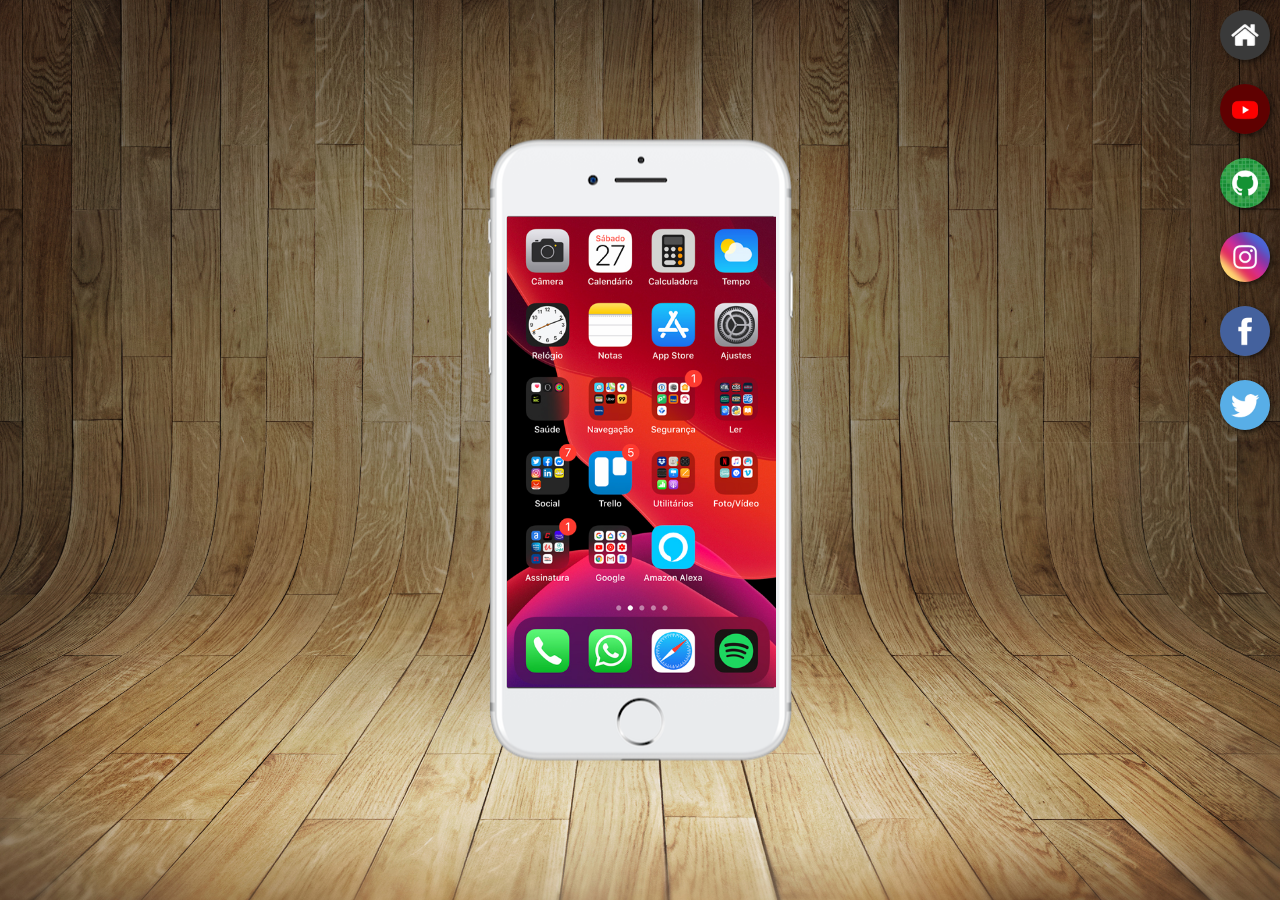
<file: Index.html>
<!DOCTYPE html>
<html lang="pt-br">
<head>
    <meta charset="UTF-8">
    <meta http-equiv="X-UA-Compatible" content="IE=edge">
    <meta name="viewport" content="width=device-width, initial-scale=1.0">
    <link rel="shortcut icon" href="favicon.ico" type="image/x-icon">
    <title>Projeto Redes Social</title>
    <link rel="stylesheet" href="estilos/style.css">
</head>
<body>
    <main>
        <section id="Telefone">
            <iframe name="tela" id="tela" src="home.html" frameborder="0"></iframe>

        </section>
        <section id="redes-sociais">
            <a href="home.html" target="tela"><img src="imagens/logo-home.jpg" alt=""></a><br>

            <a href="youtube.html" target="tela"><img src="imagens/logo-youtube.jpg" alt=""></a><br>

            <a href="github.html" target="tela"><img src="imagens/logo-github.jpg" alt=""></a><br>

            <a href="instagram.html" target="tela" ><img src="imagens/logo-instagram.jpg" alt="" ></a><br>
            
            <a href="facebook.html" target="tela"><img src="imagens/logo-facebook.jpg" alt=""></a><br>

            <a href="twitter.html" target="tela"><img src="imagens/logo-twitter.jpg" alt=""></a><br>

        </section>
    </main>
    
    
</body>
</html>
</file>
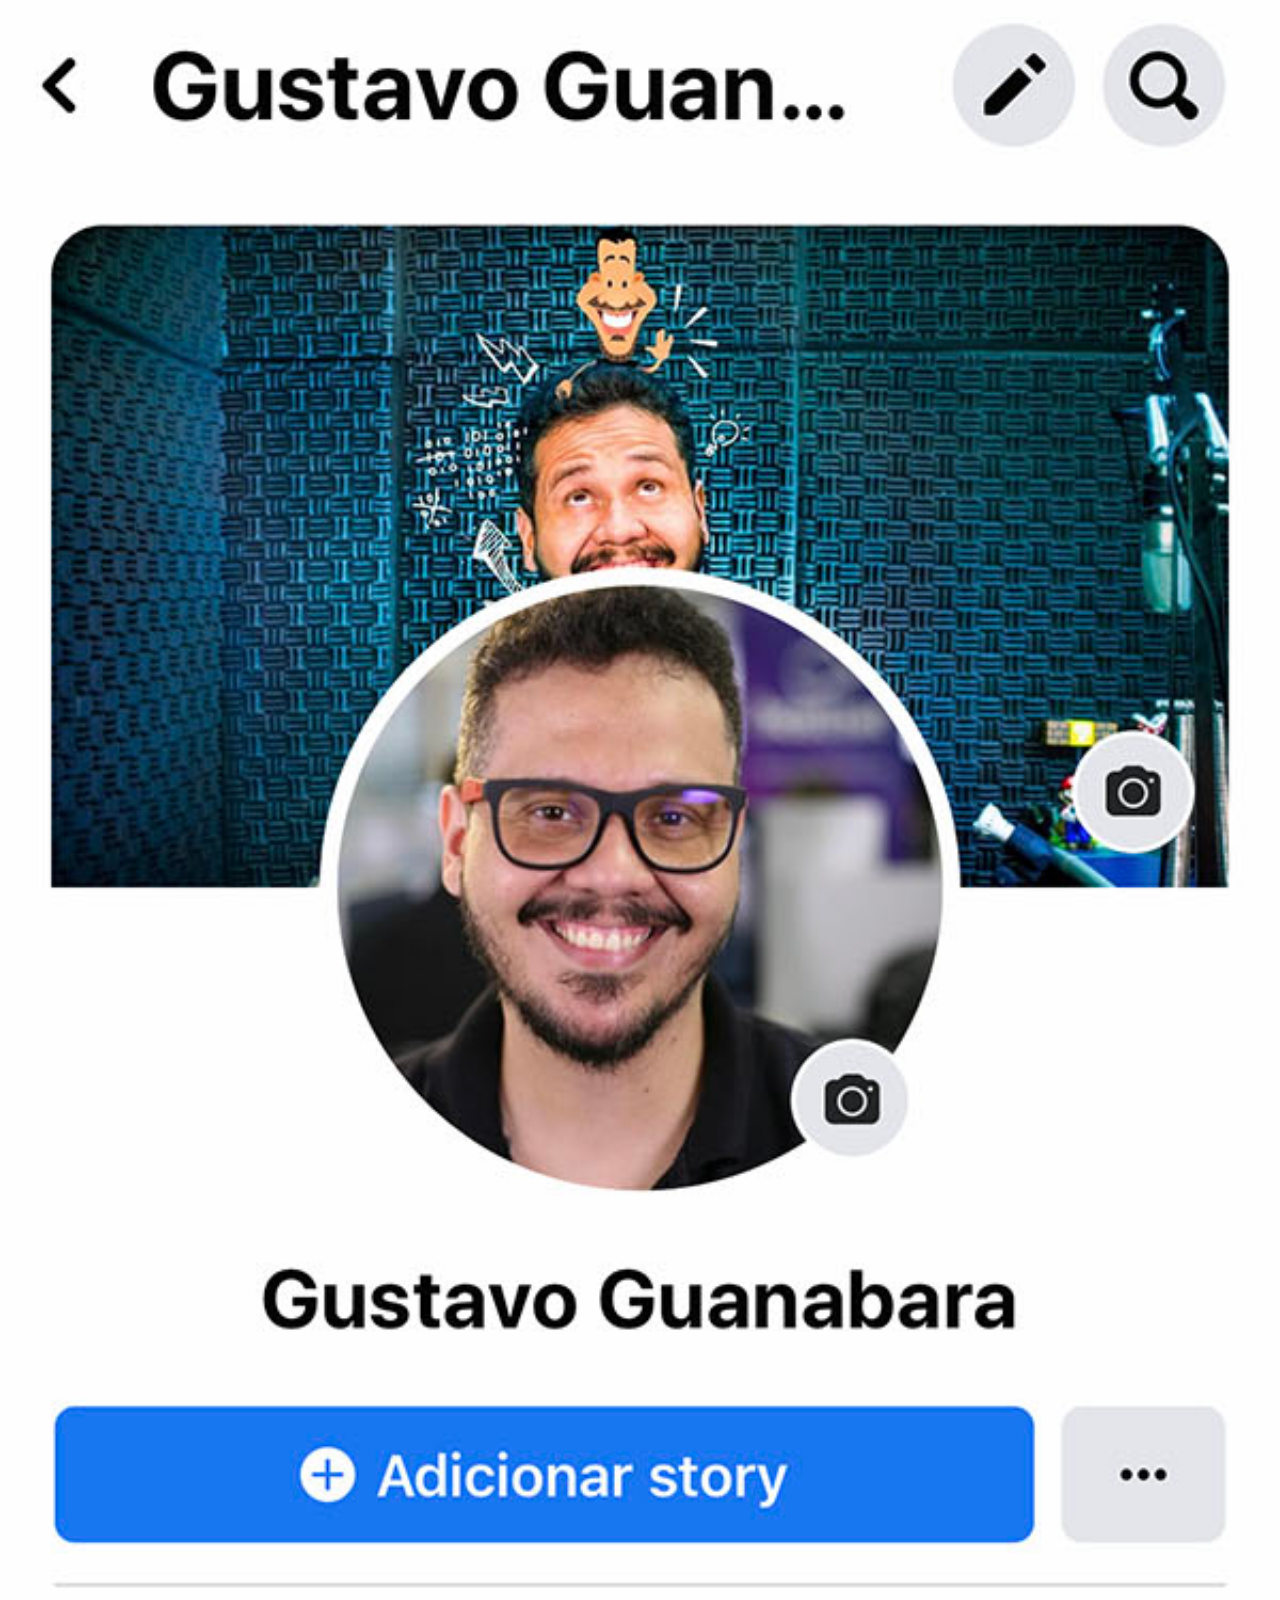
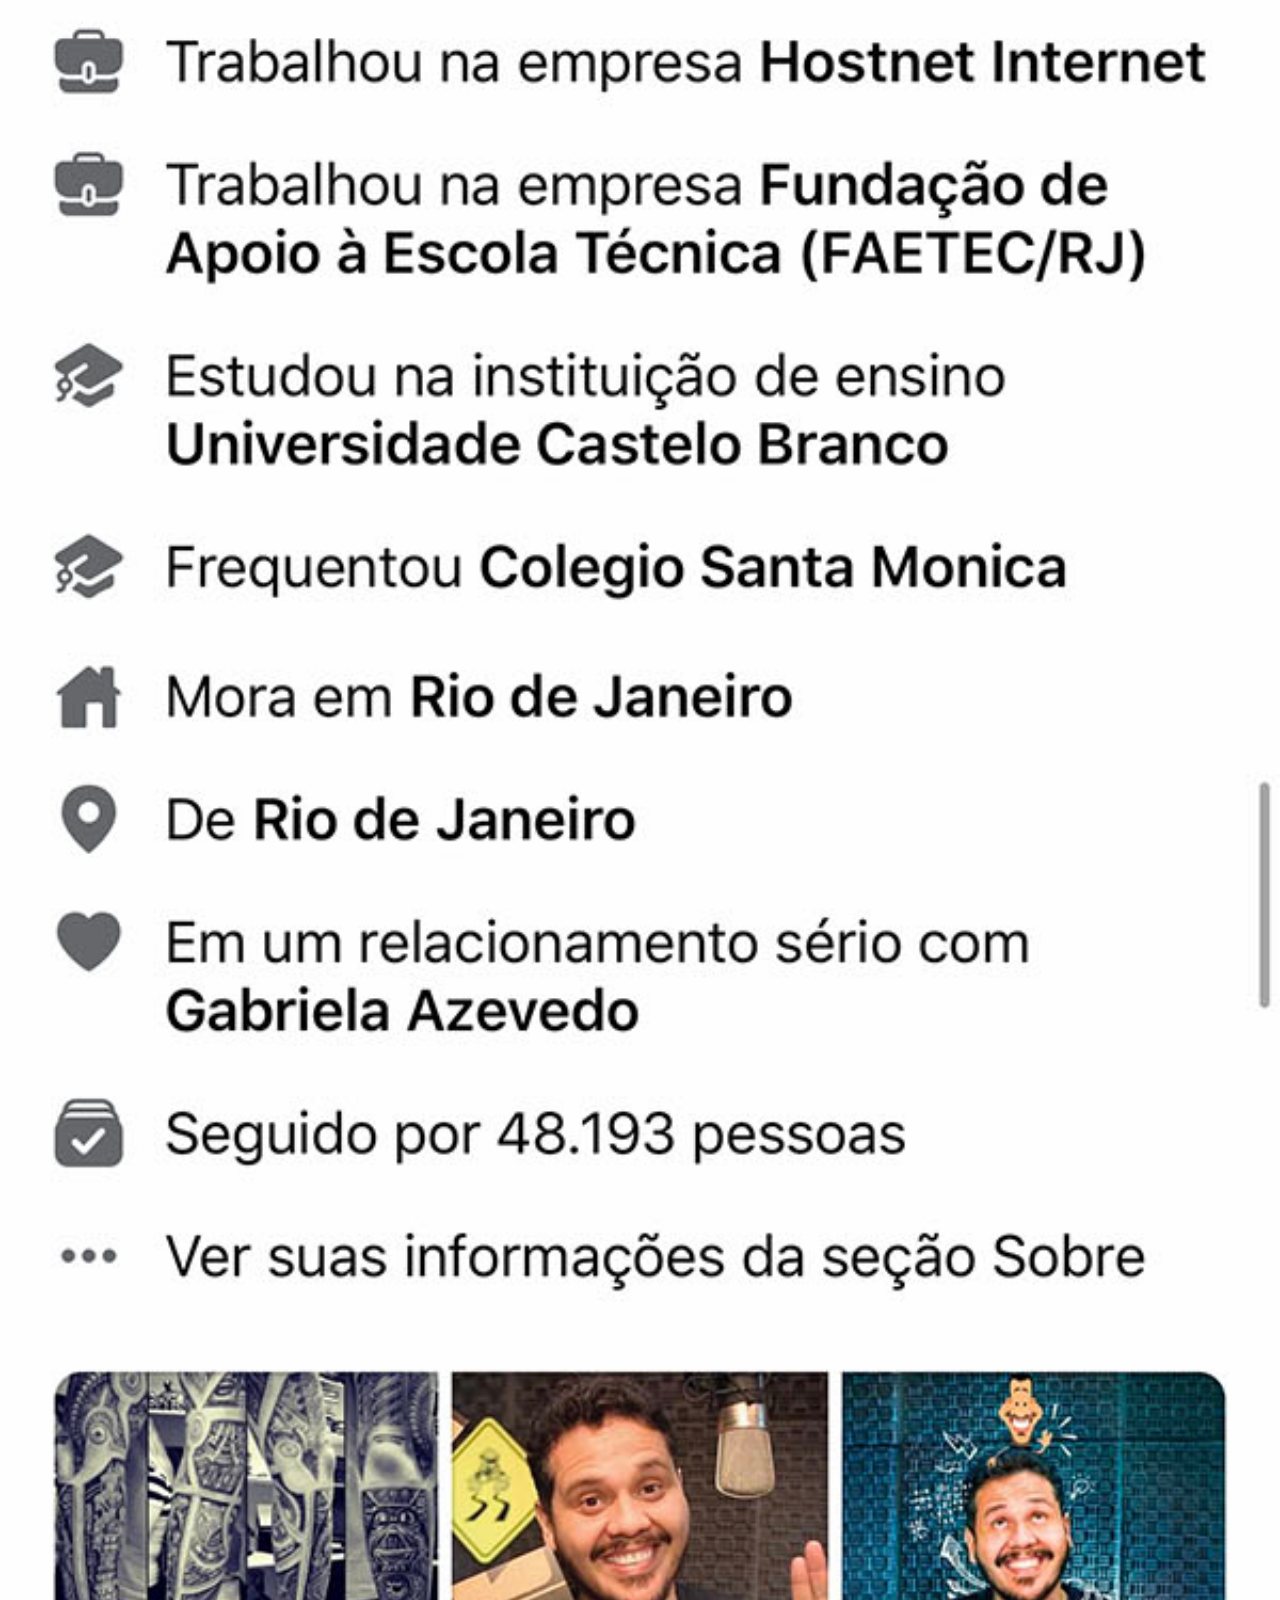
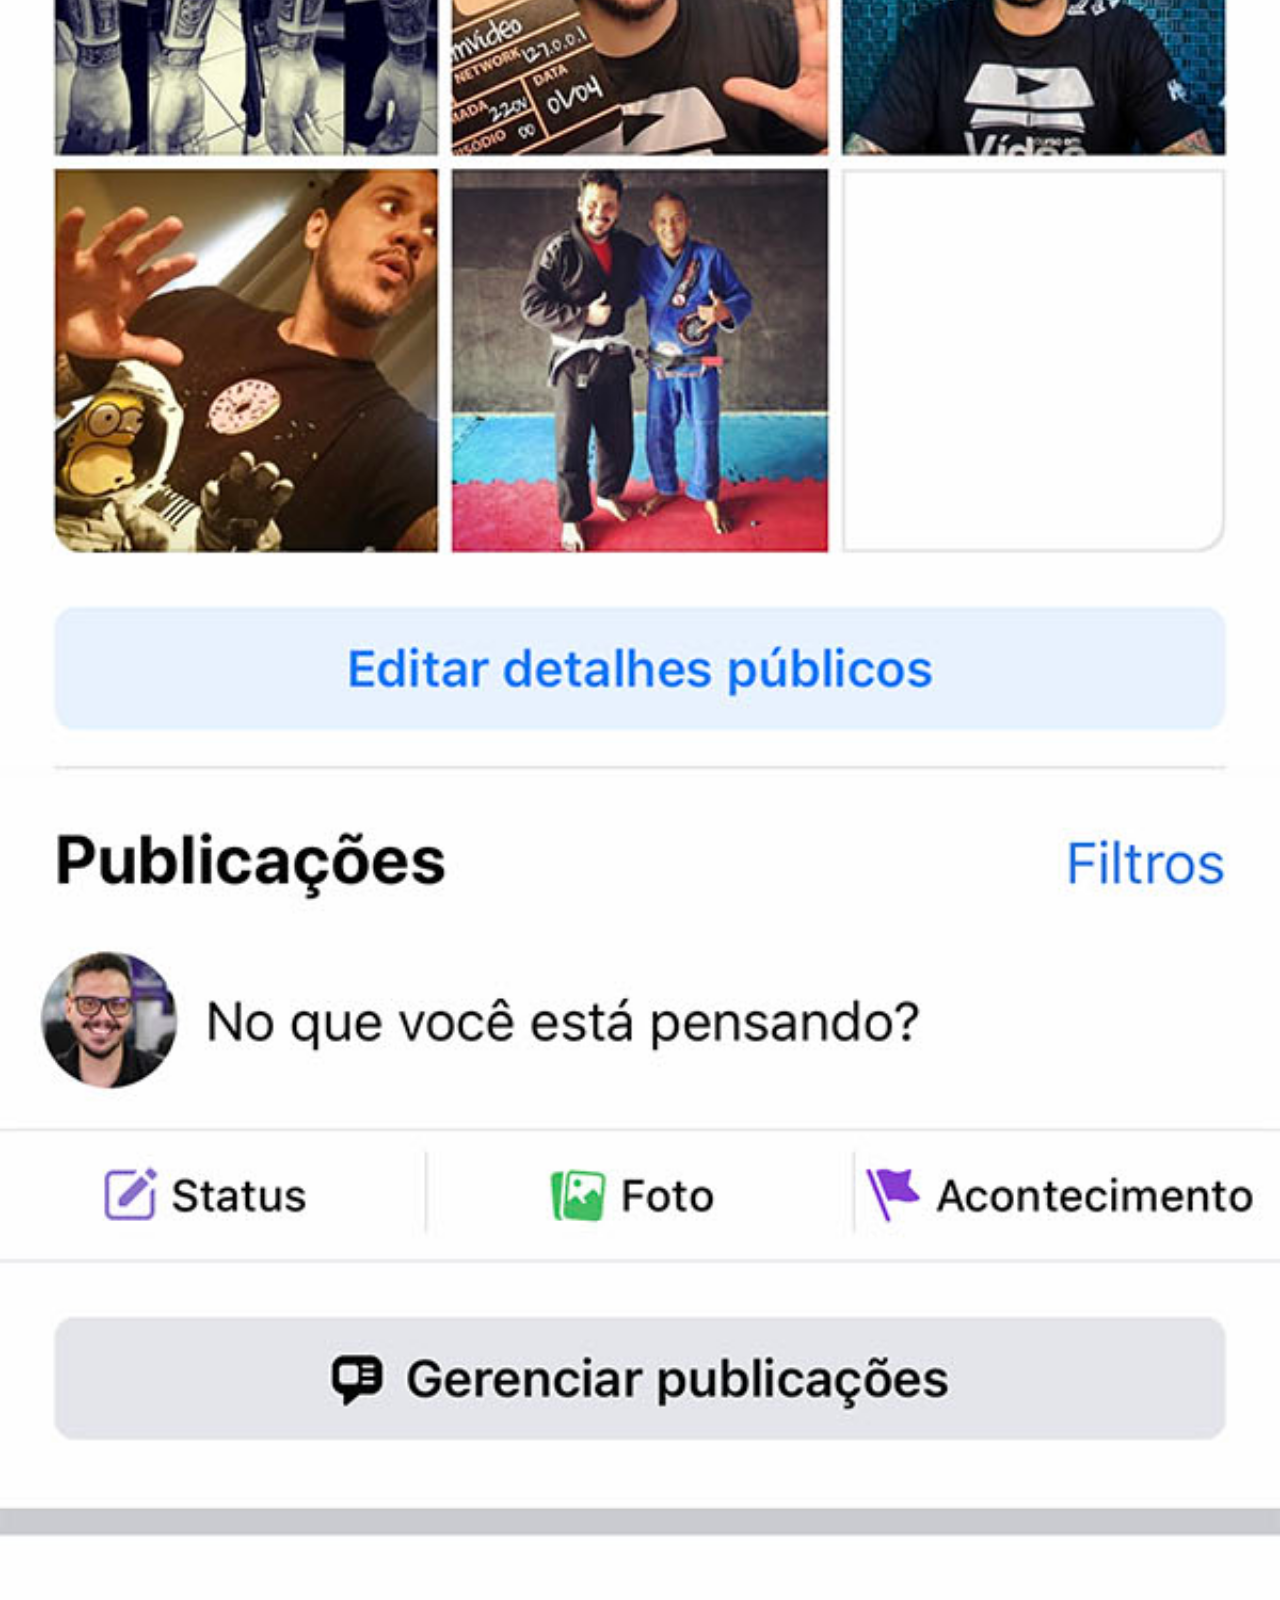
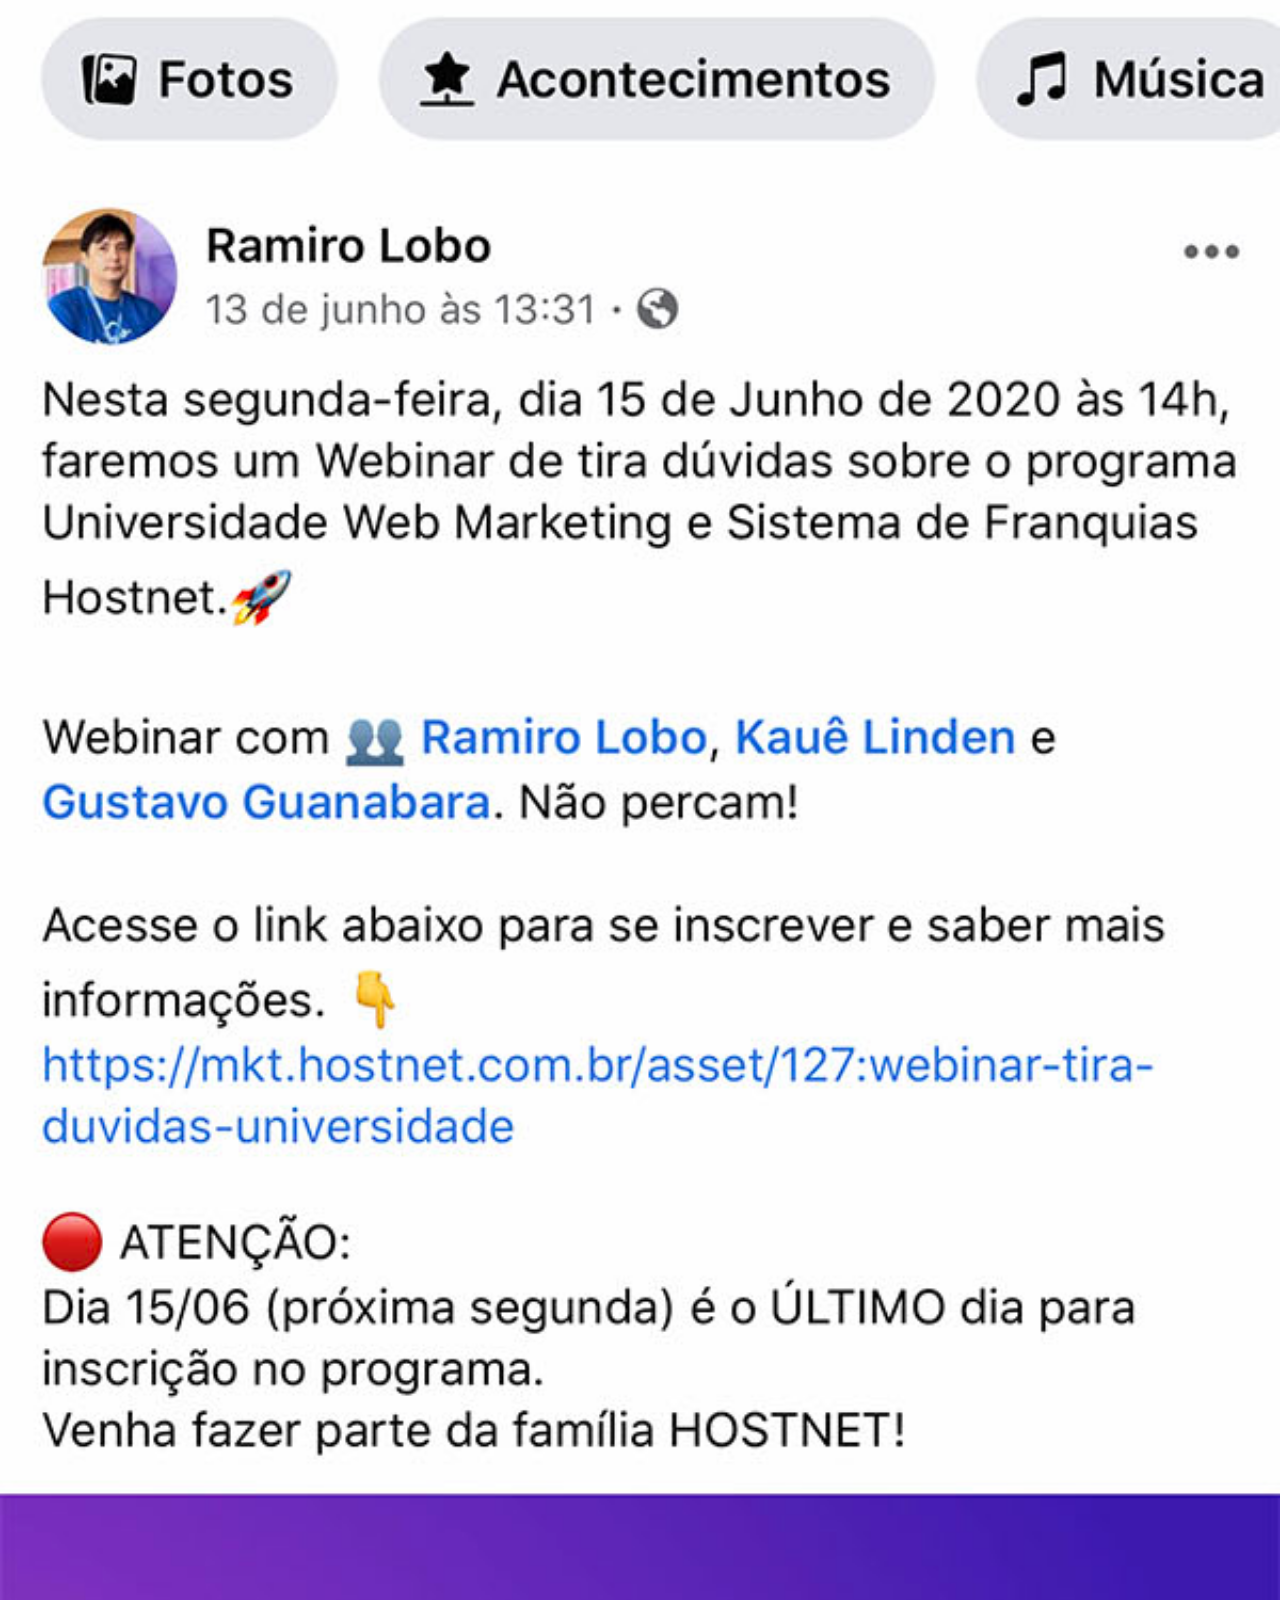
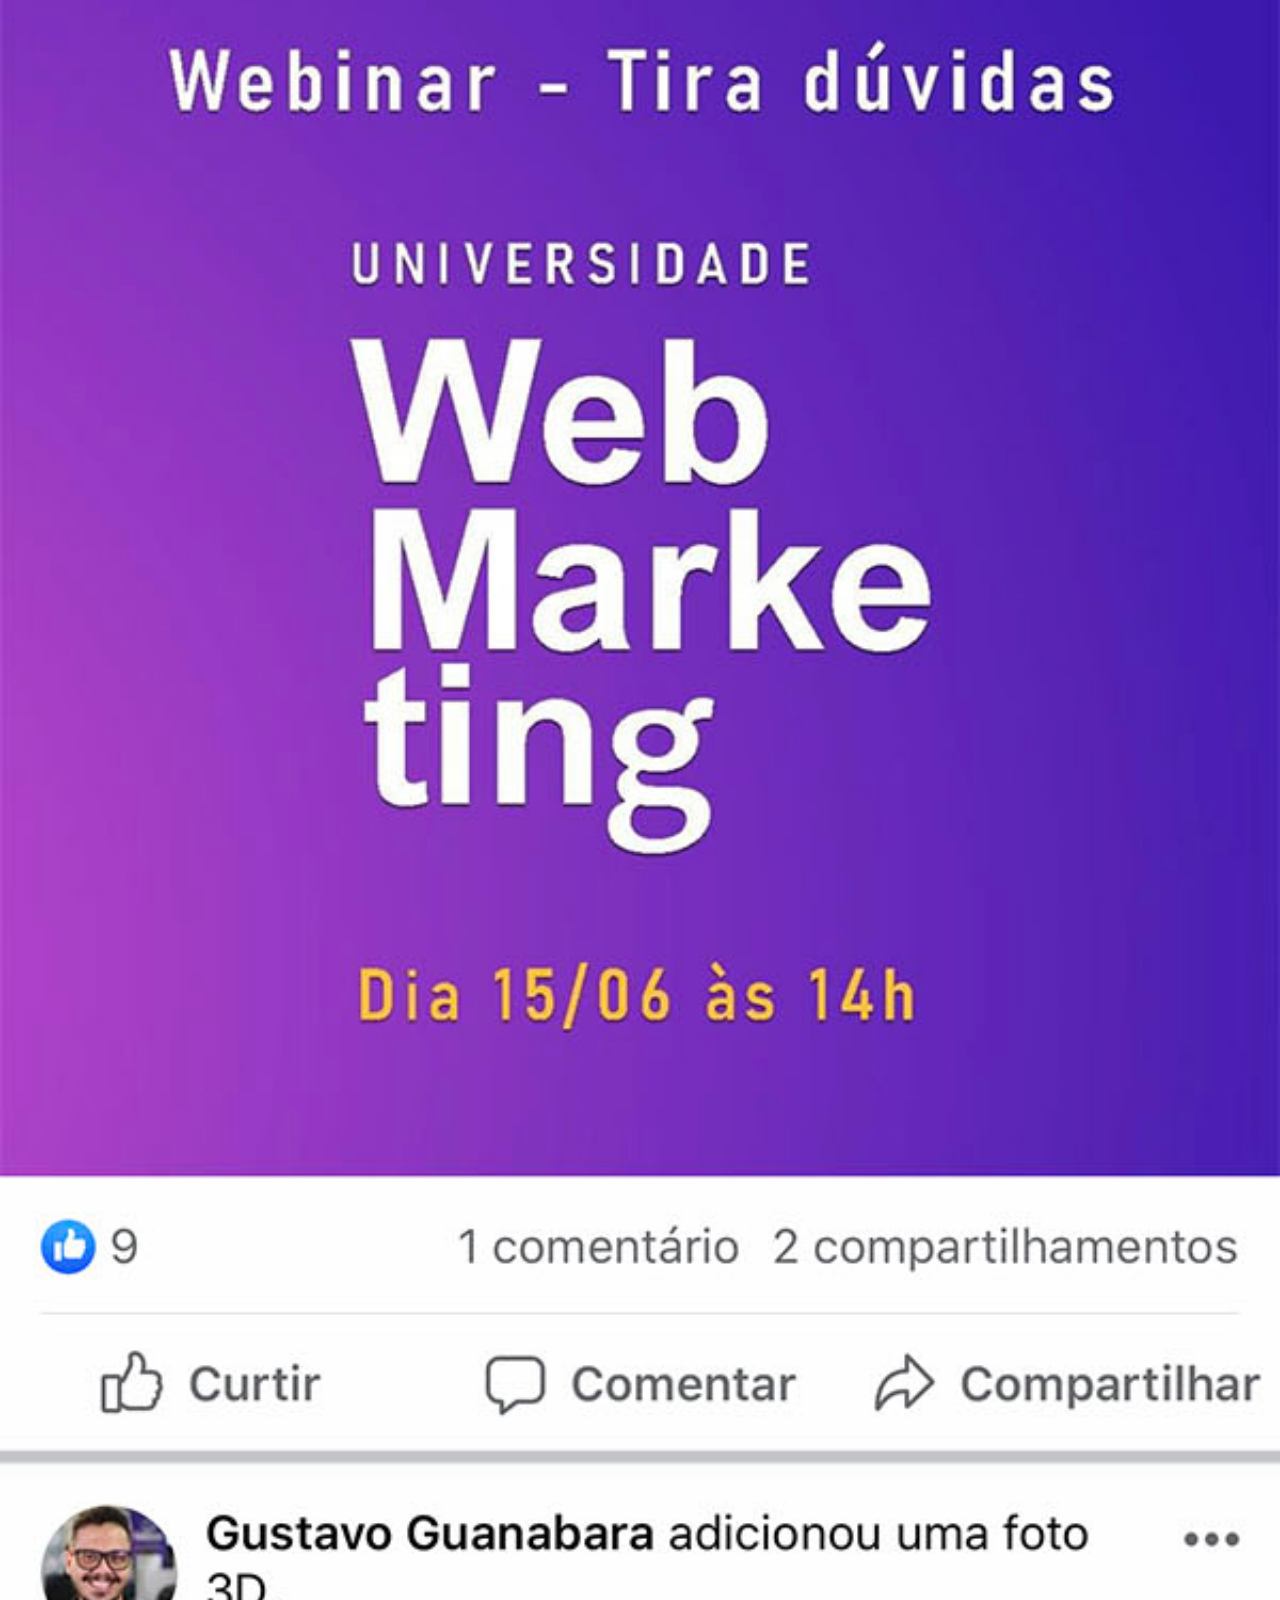
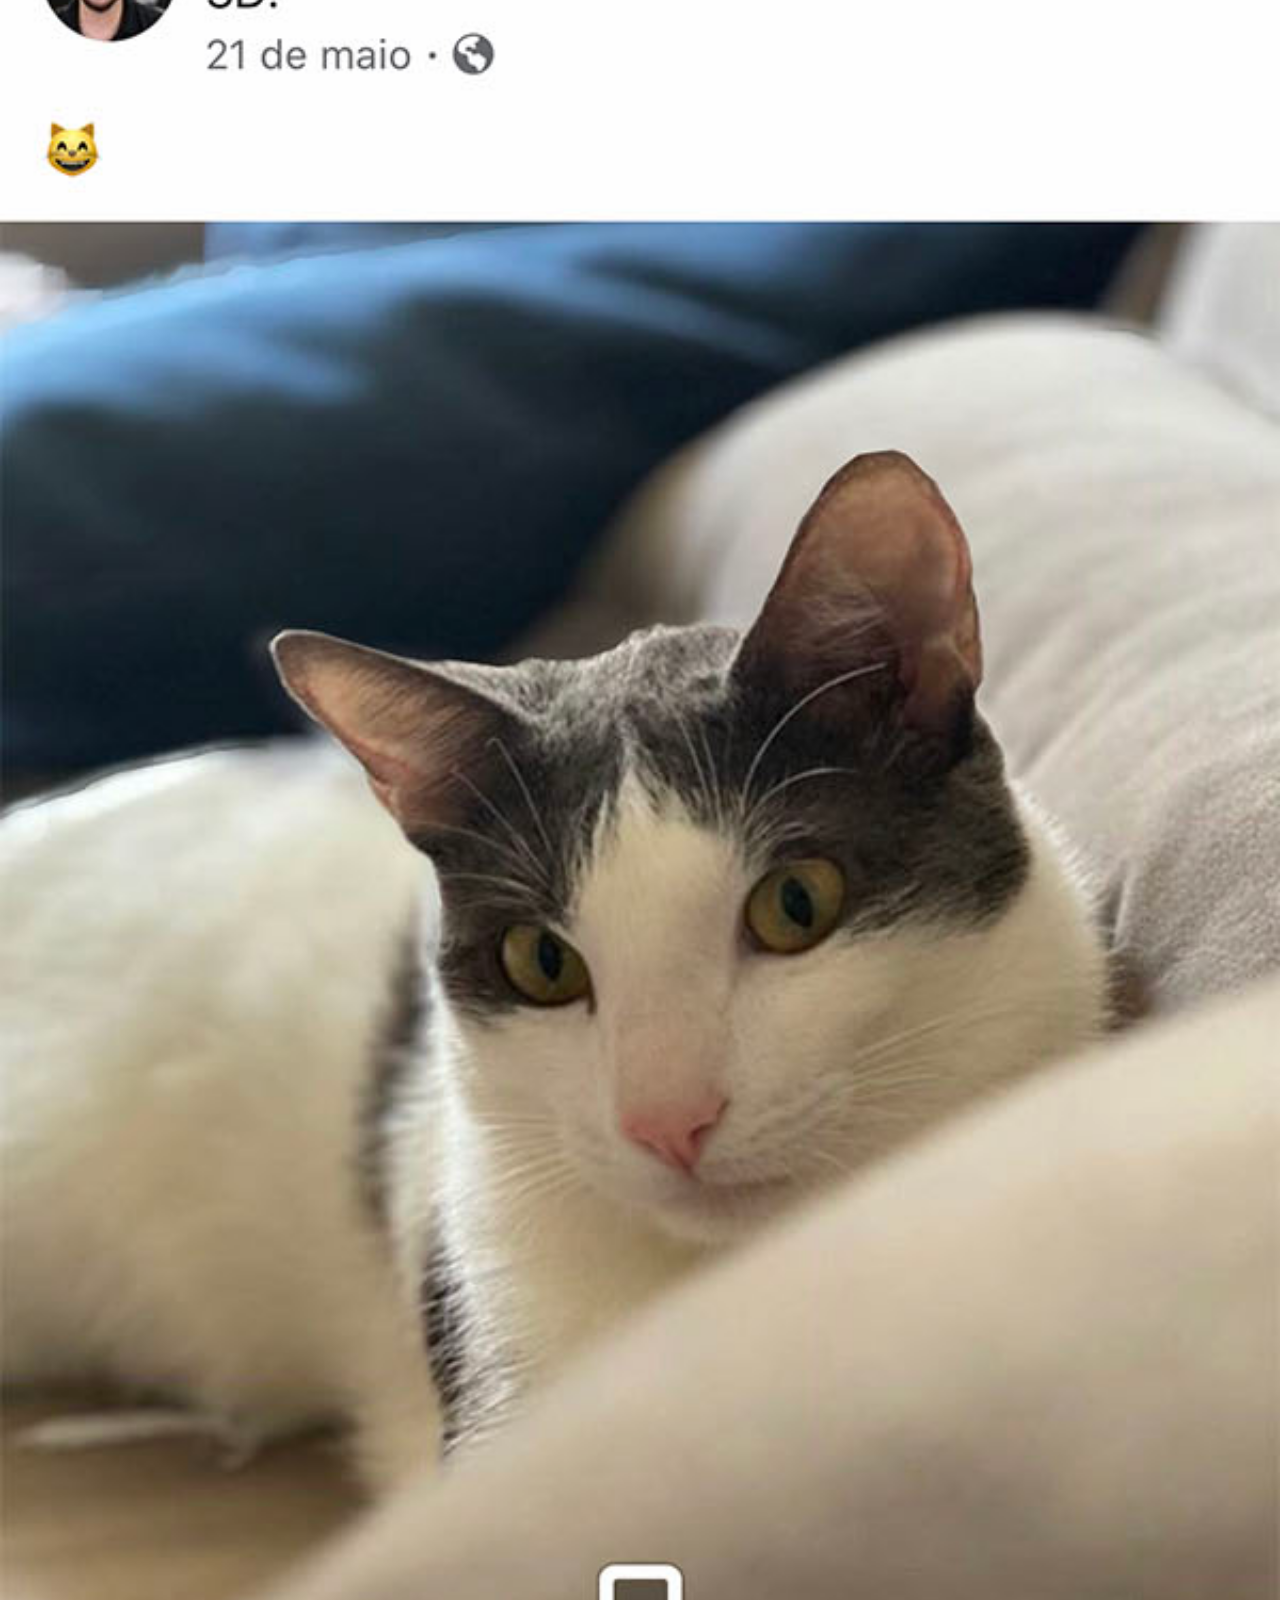
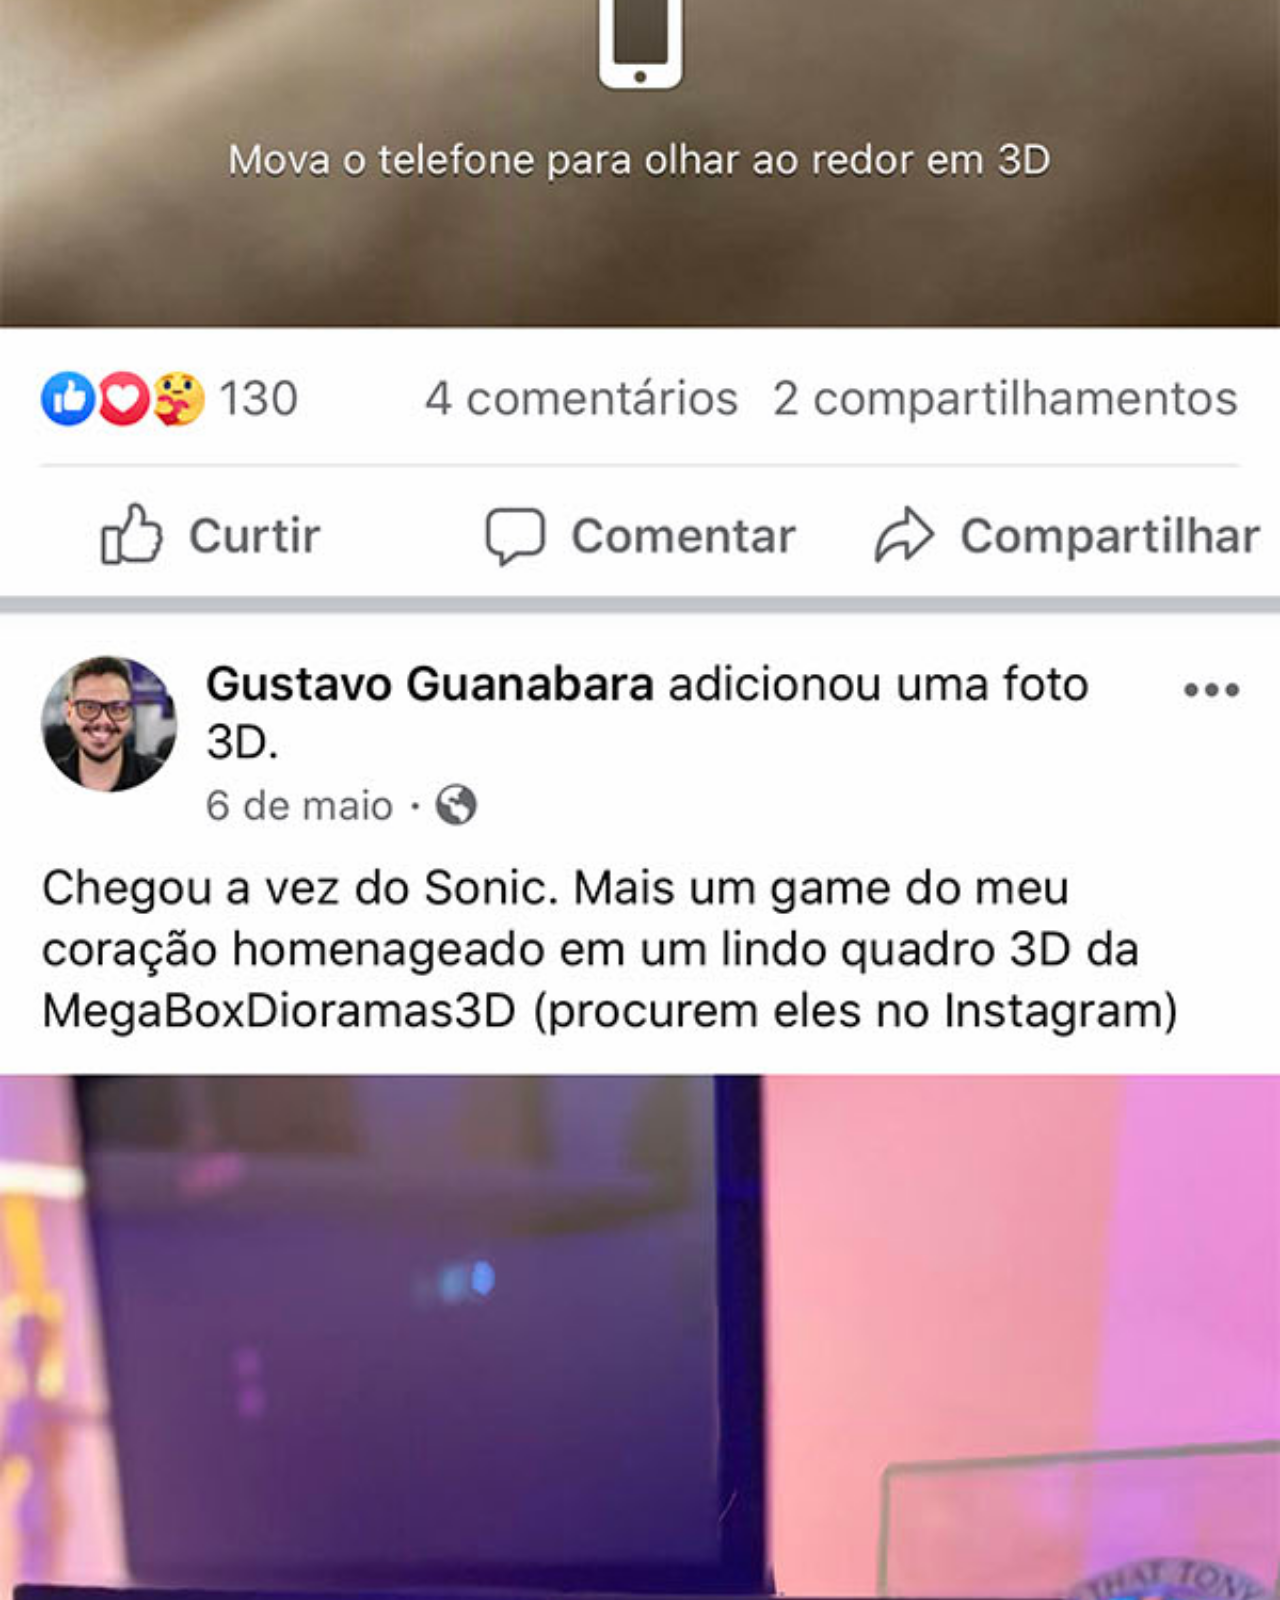
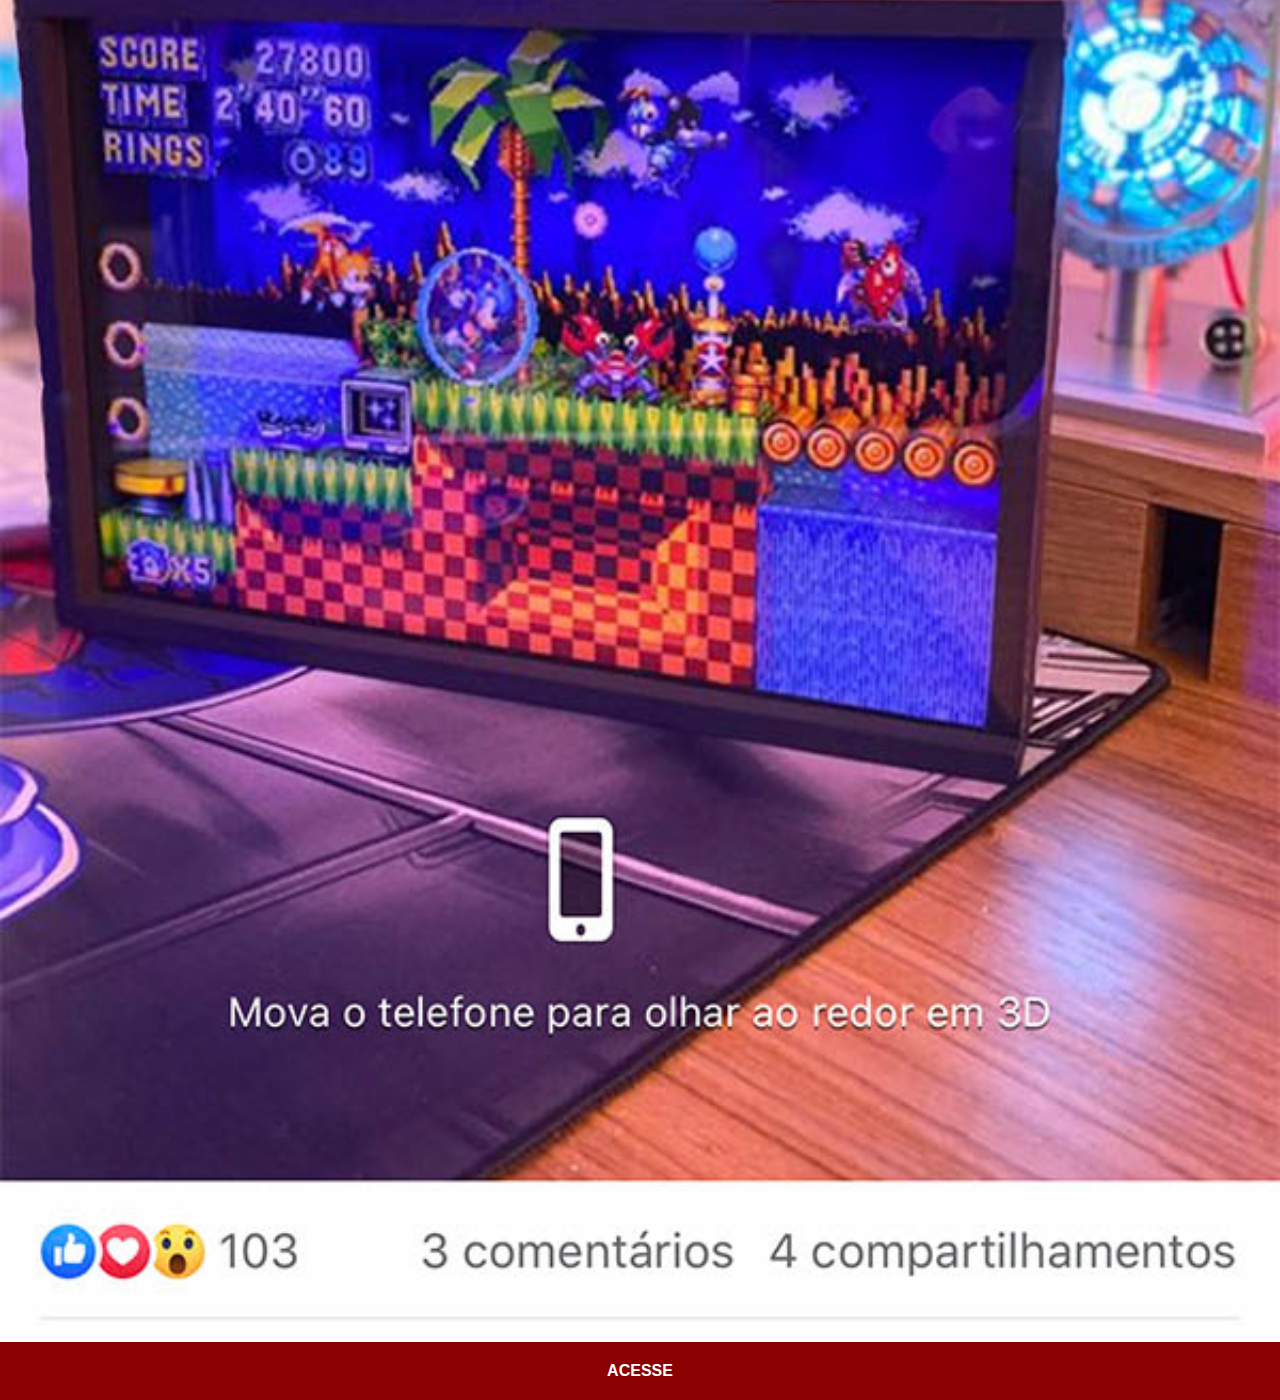
<file: facebook.html>
<!DOCTYPE html>
<html lang="pt-br">
<head>
    <meta charset="UTF-8">
    <meta http-equiv="X-UA-Compatible" content="IE=edge">
    <meta name="viewport" content="width=device-width, initial-scale=1.0">
    <title>FACEBOOK</title>
    <link rel="stylesheet" href="estilos/social.css">
</head>
<body>
    <img src="imagens/tela-facebook.jpg" alt="">
    <a href="https://www.facebook.com/gustavoguanabara" target="_blank"> ACESSE</a>
    
</body>
</html>
</file>
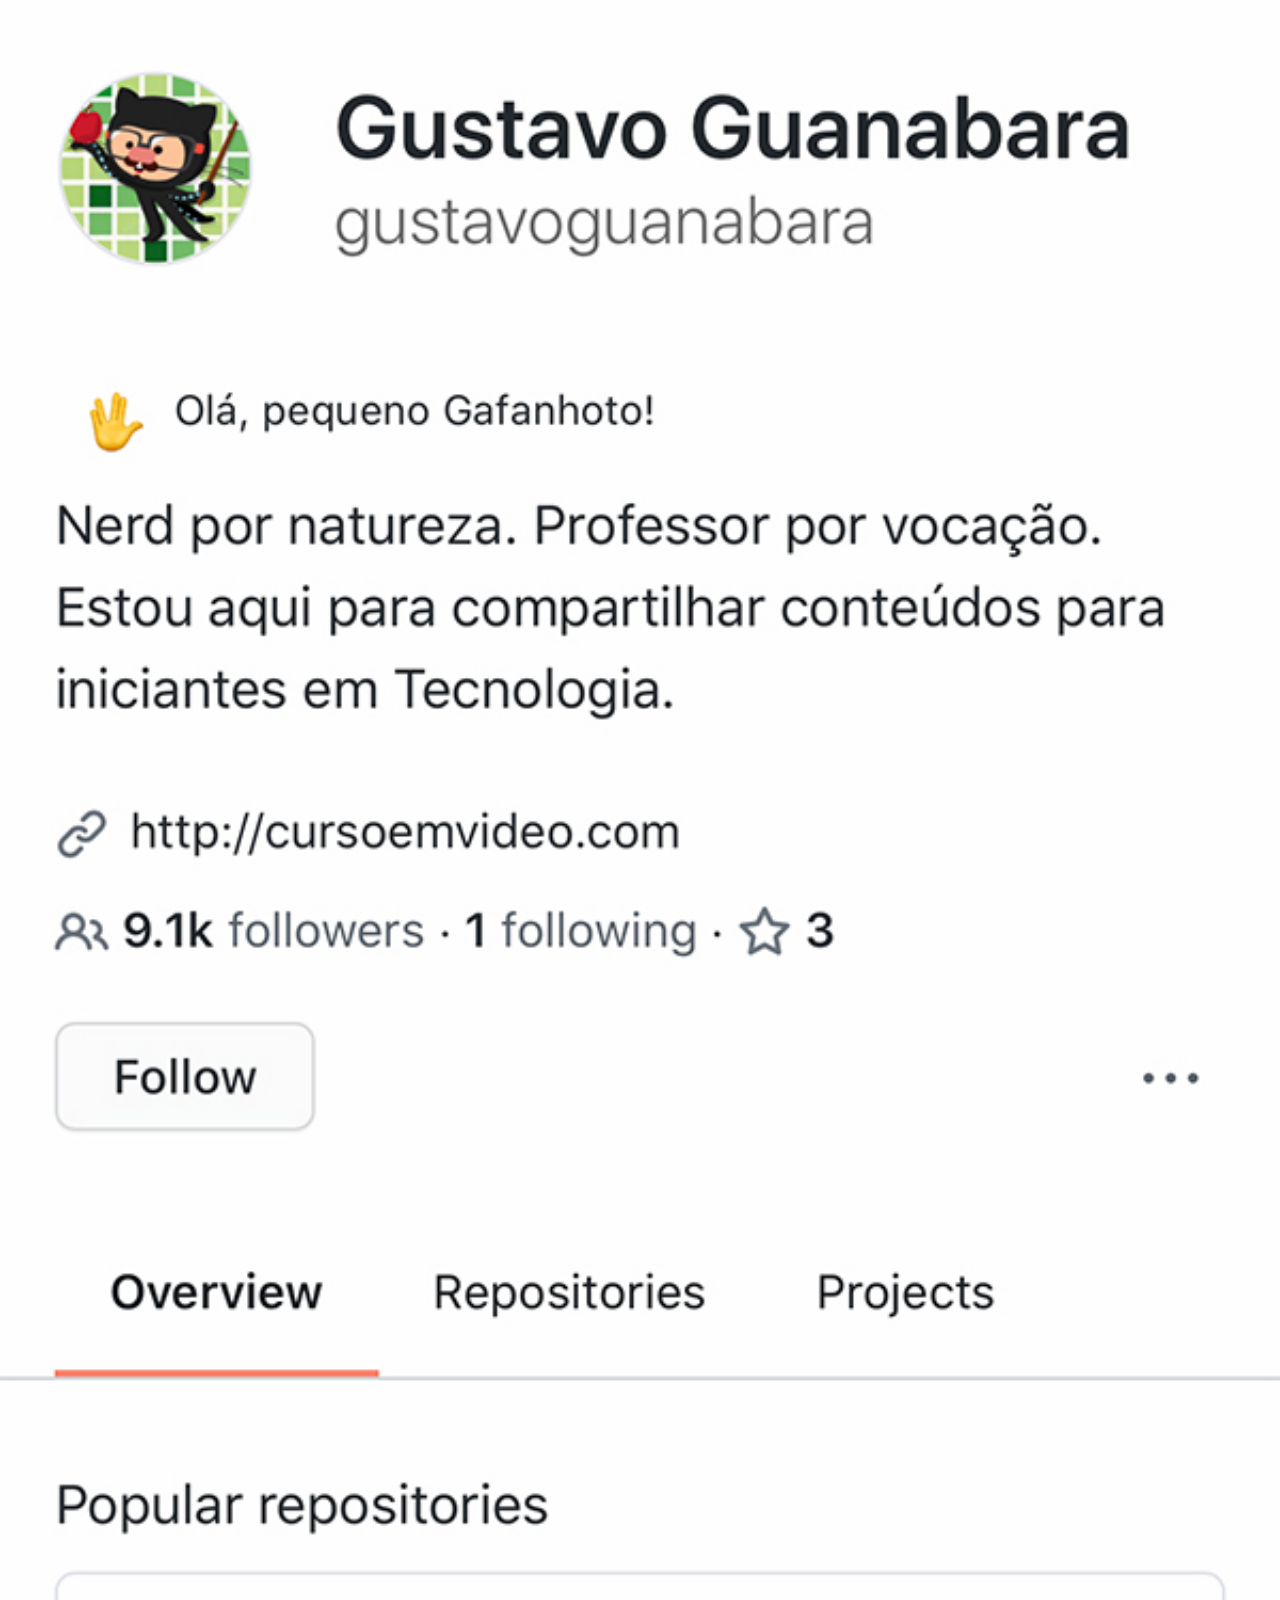
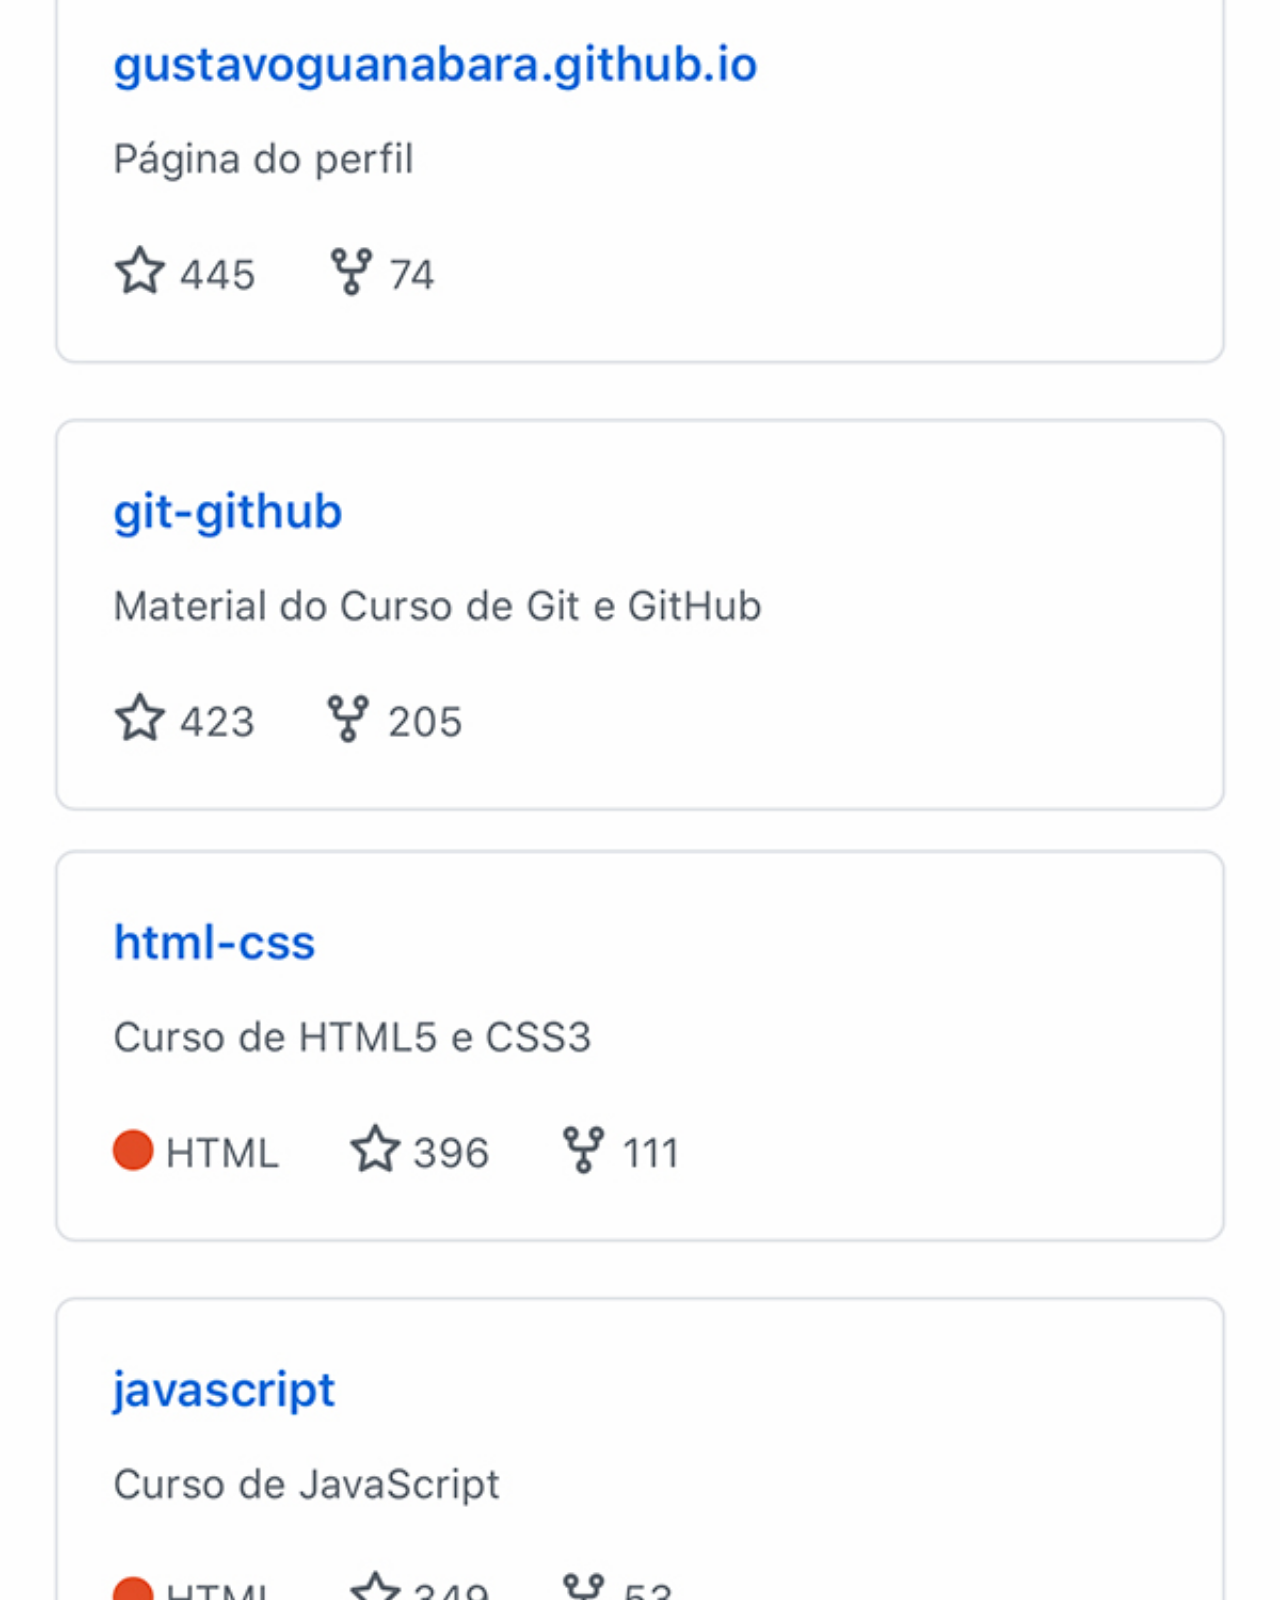
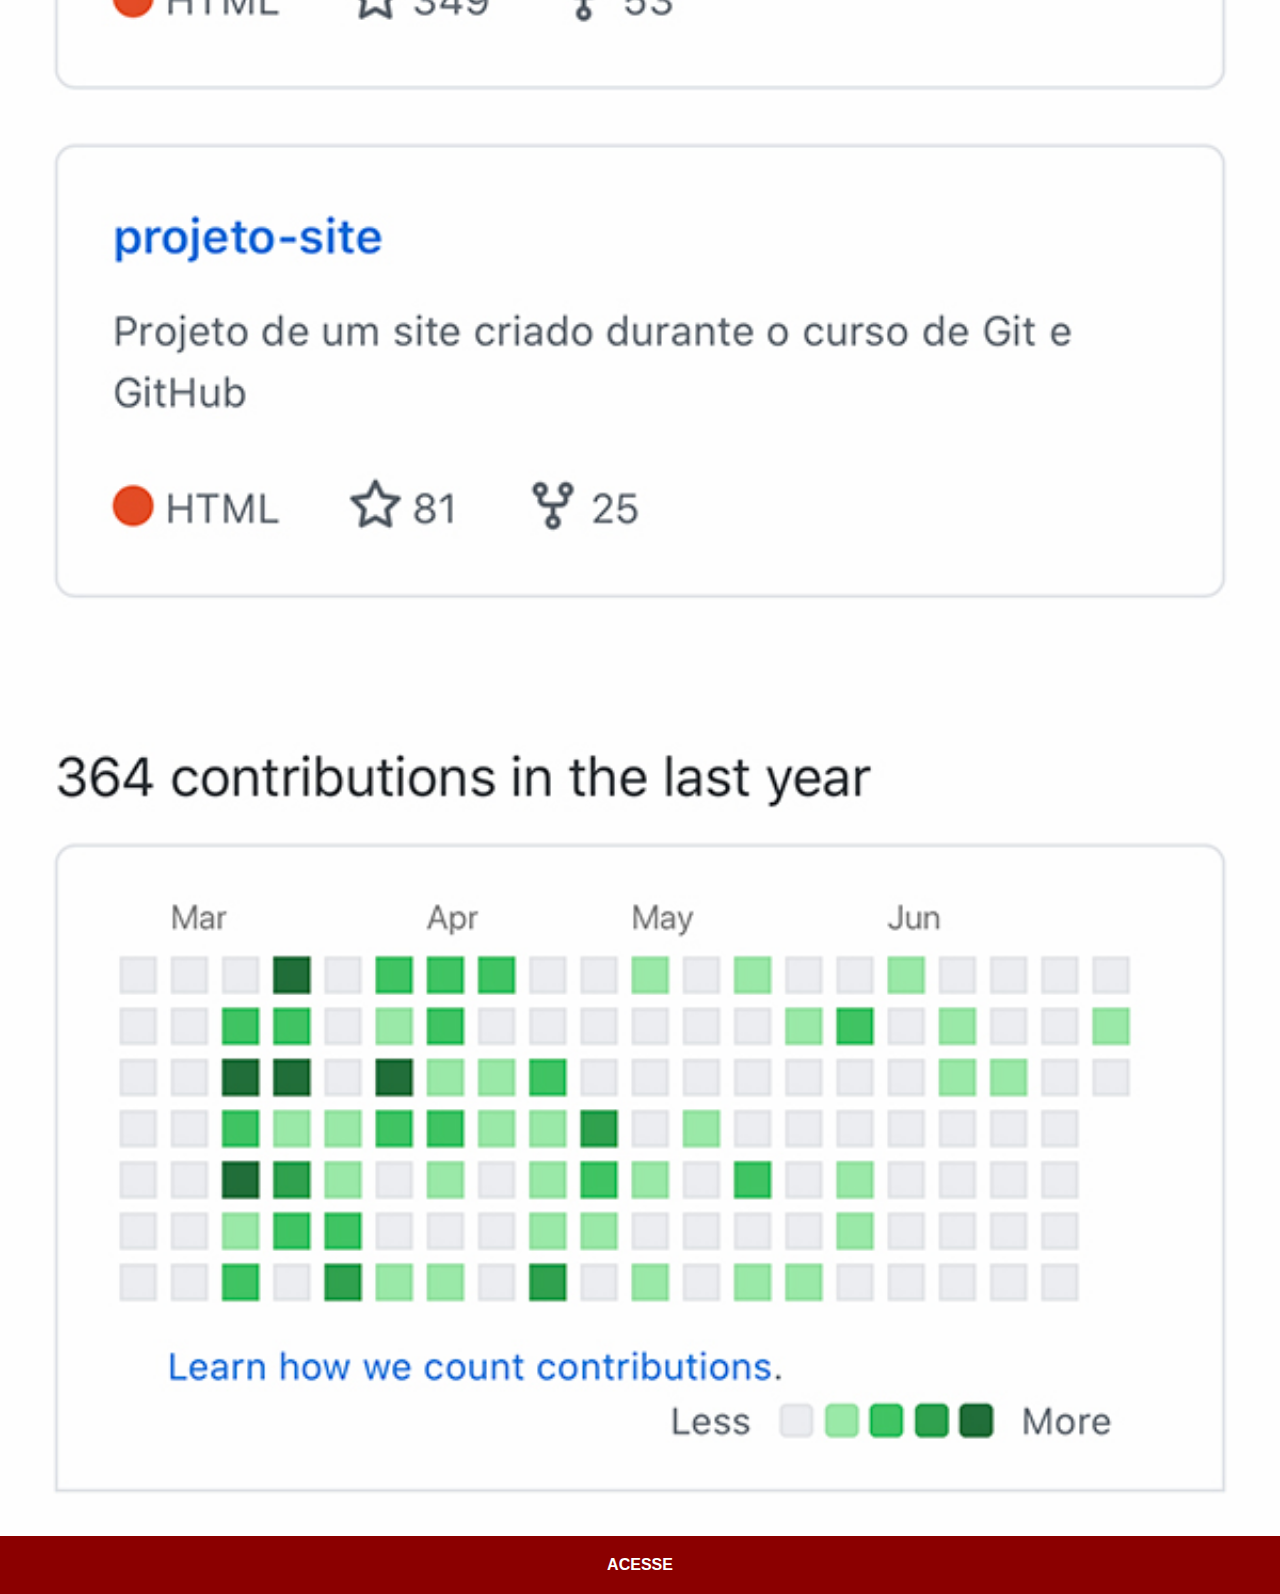
<file: github.html>
<!DOCTYPE html>
<html lang="en">
<head>
    <meta charset="UTF-8">
    <meta http-equiv="X-UA-Compatible" content="IE=edge">
    <meta name="viewport" content="width=device-width, initial-scale=1.0">
    <title>Github</title>
    <link rel="stylesheet" href="estilos/social.css">
</head>
<body>
    <img src="imagens/tela-github.jpg" alt="">
    <a href="https://gustavoguanabara.github.io/" target="_blank"> ACESSE</a>
    
</body>
</html>
</file>
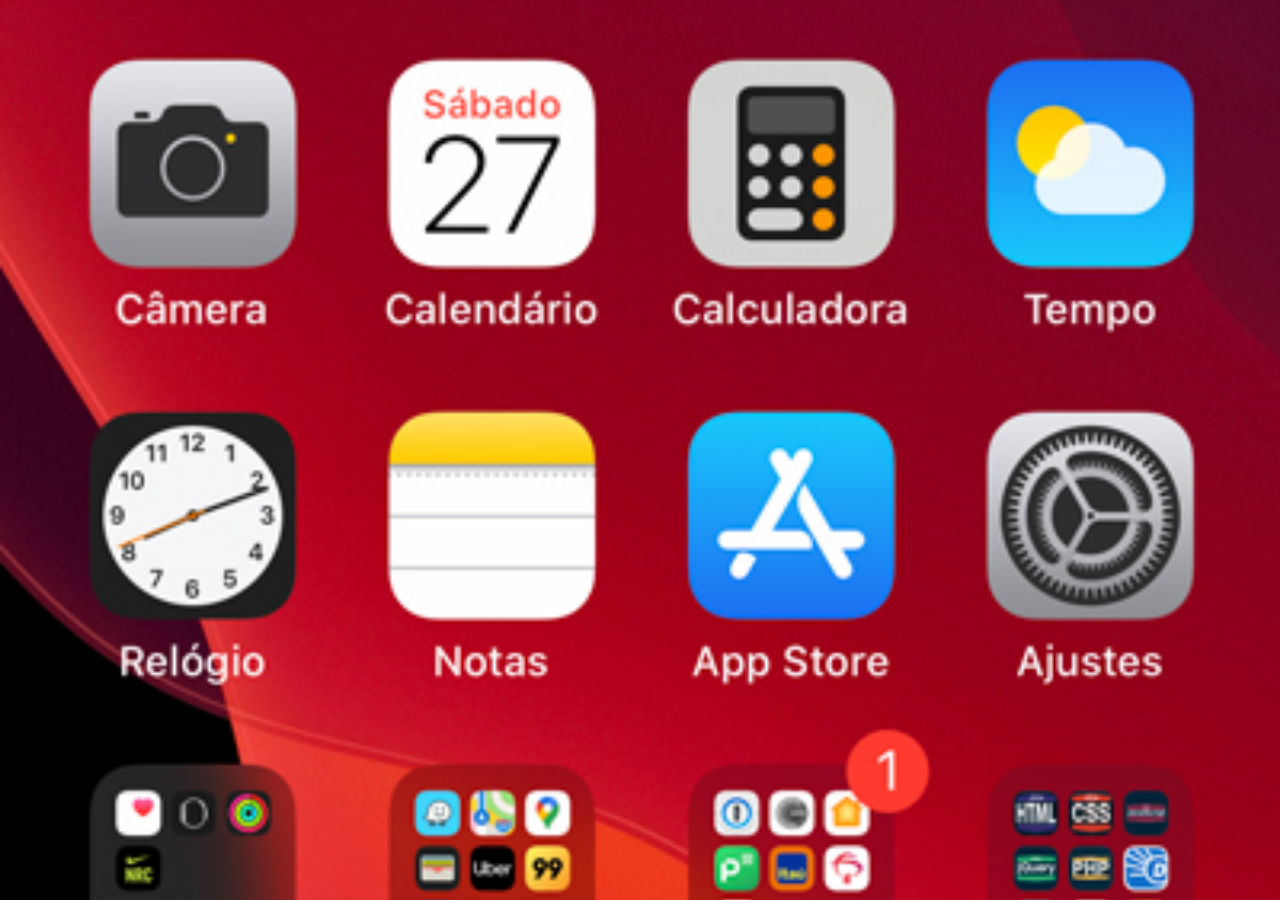
<file: home.html>
<!DOCTYPE html>
<html lang="pt-br">
<head>
    <meta charset="UTF-8">
    <meta http-equiv="X-UA-Compatible" content="IE=edge">
    <meta name="viewport" content="width=device-width, initial-scale=1.0">
    <title>Home</title>
</head>
<style>
    *{
        margin: 0px;
        padding: 0px;
    }
    body{
        width: 100vw;
        height: 100vh;
        background: url('./imagens/tela-home.jpg') no-repeat top center;
        background-size: cover;
    }
</style>
<body>
    
</body>
</html>
</file>
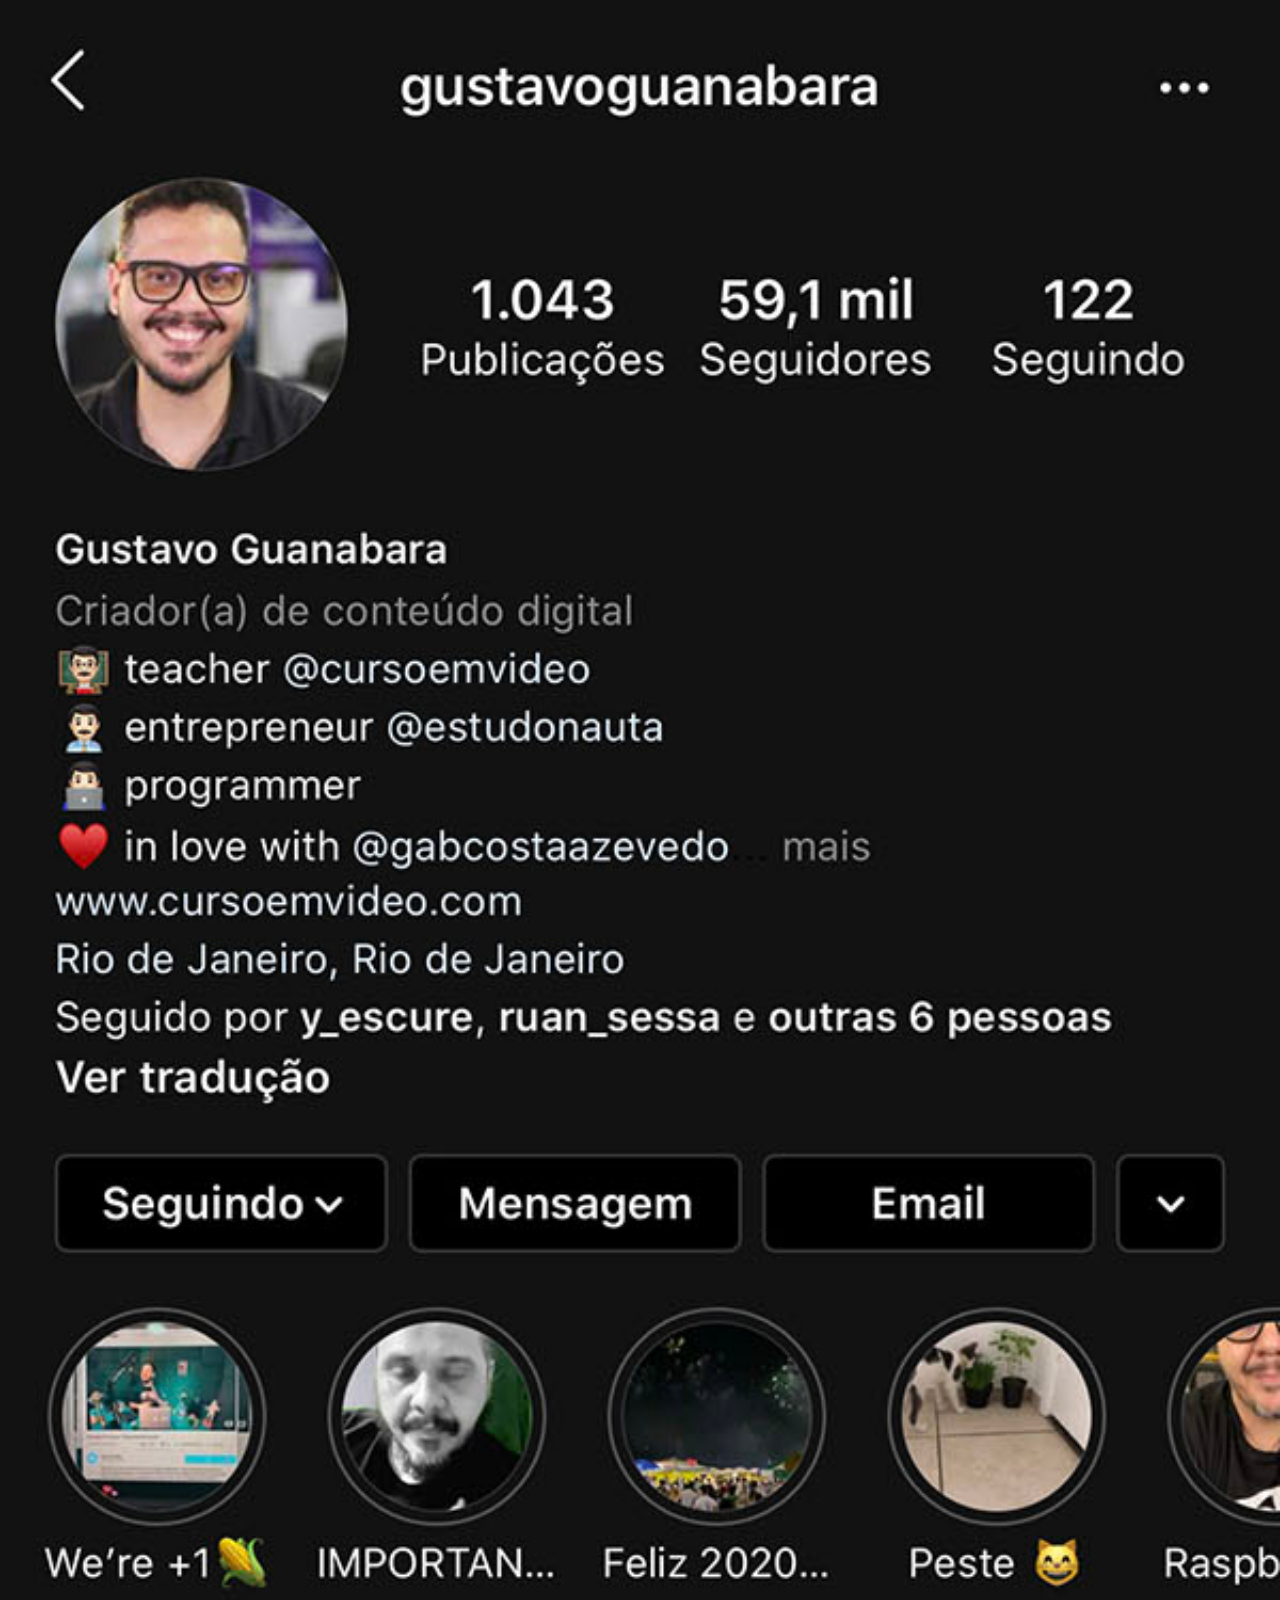
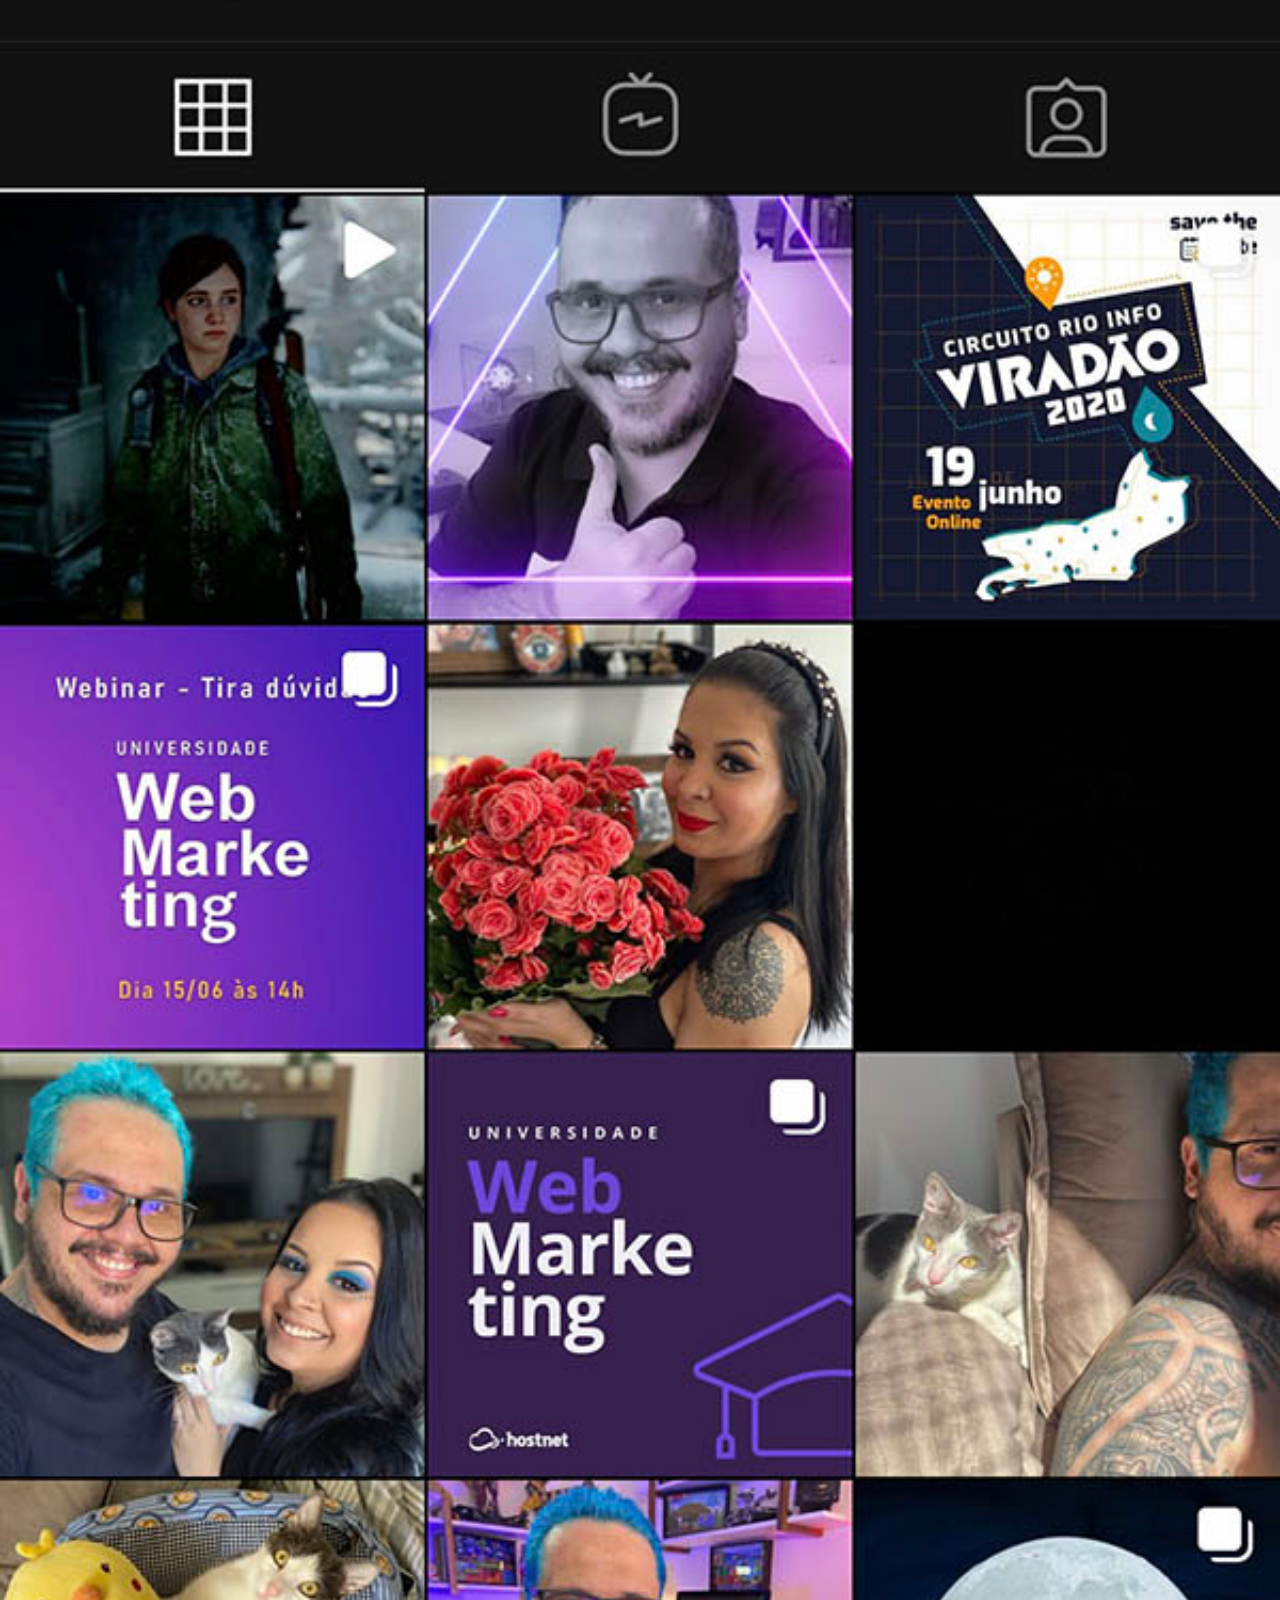
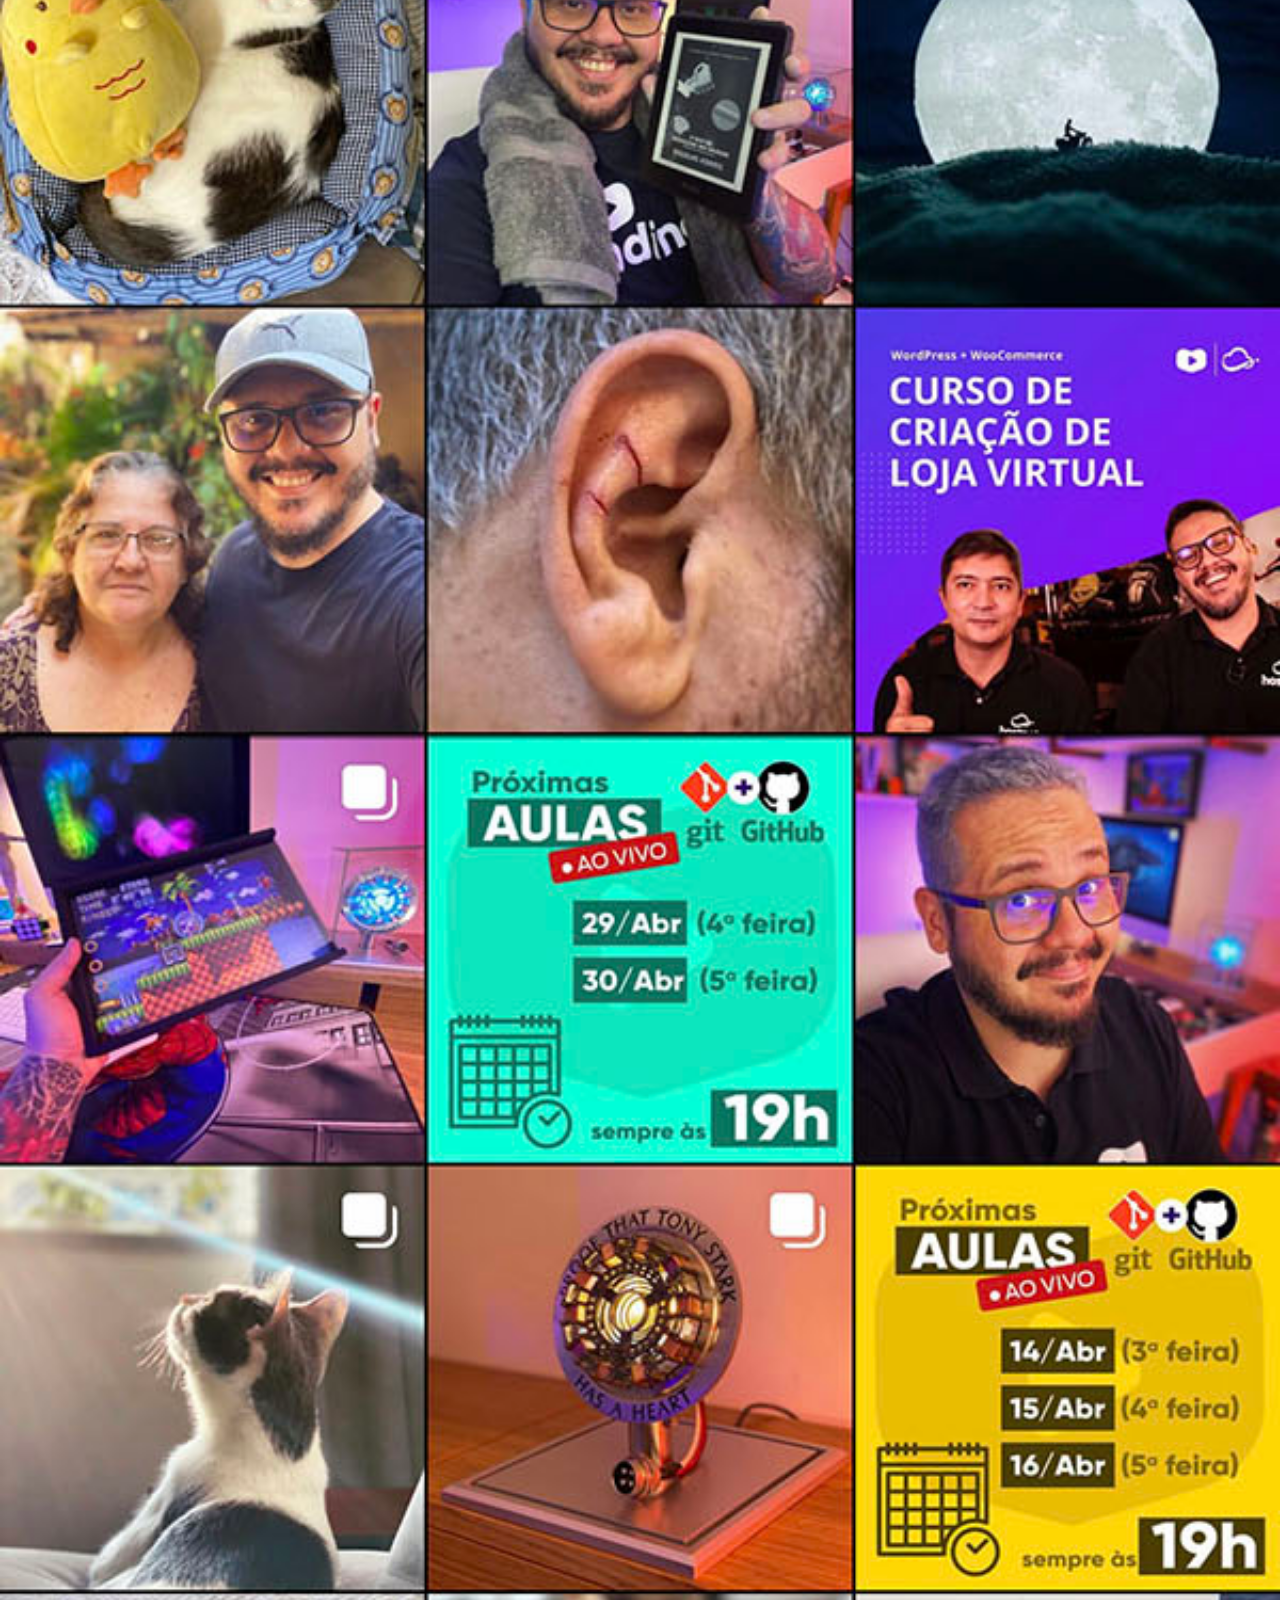
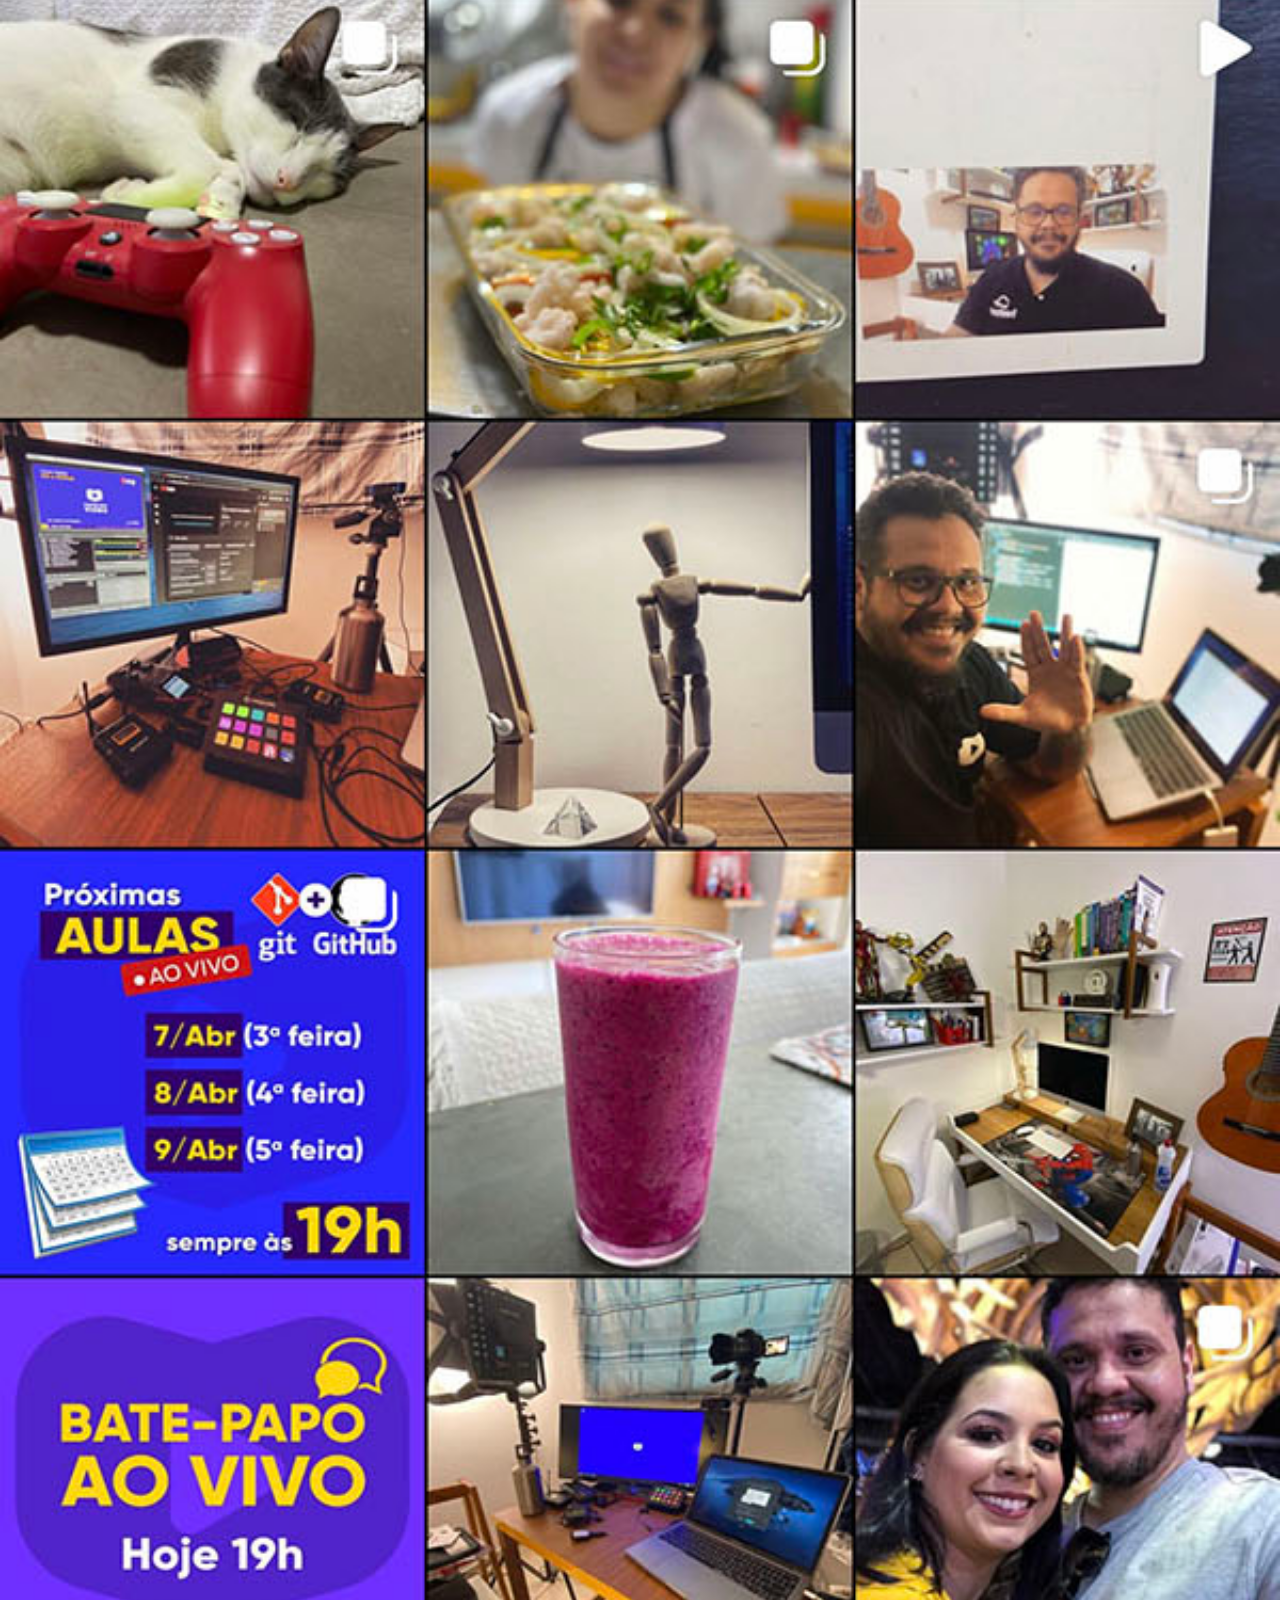
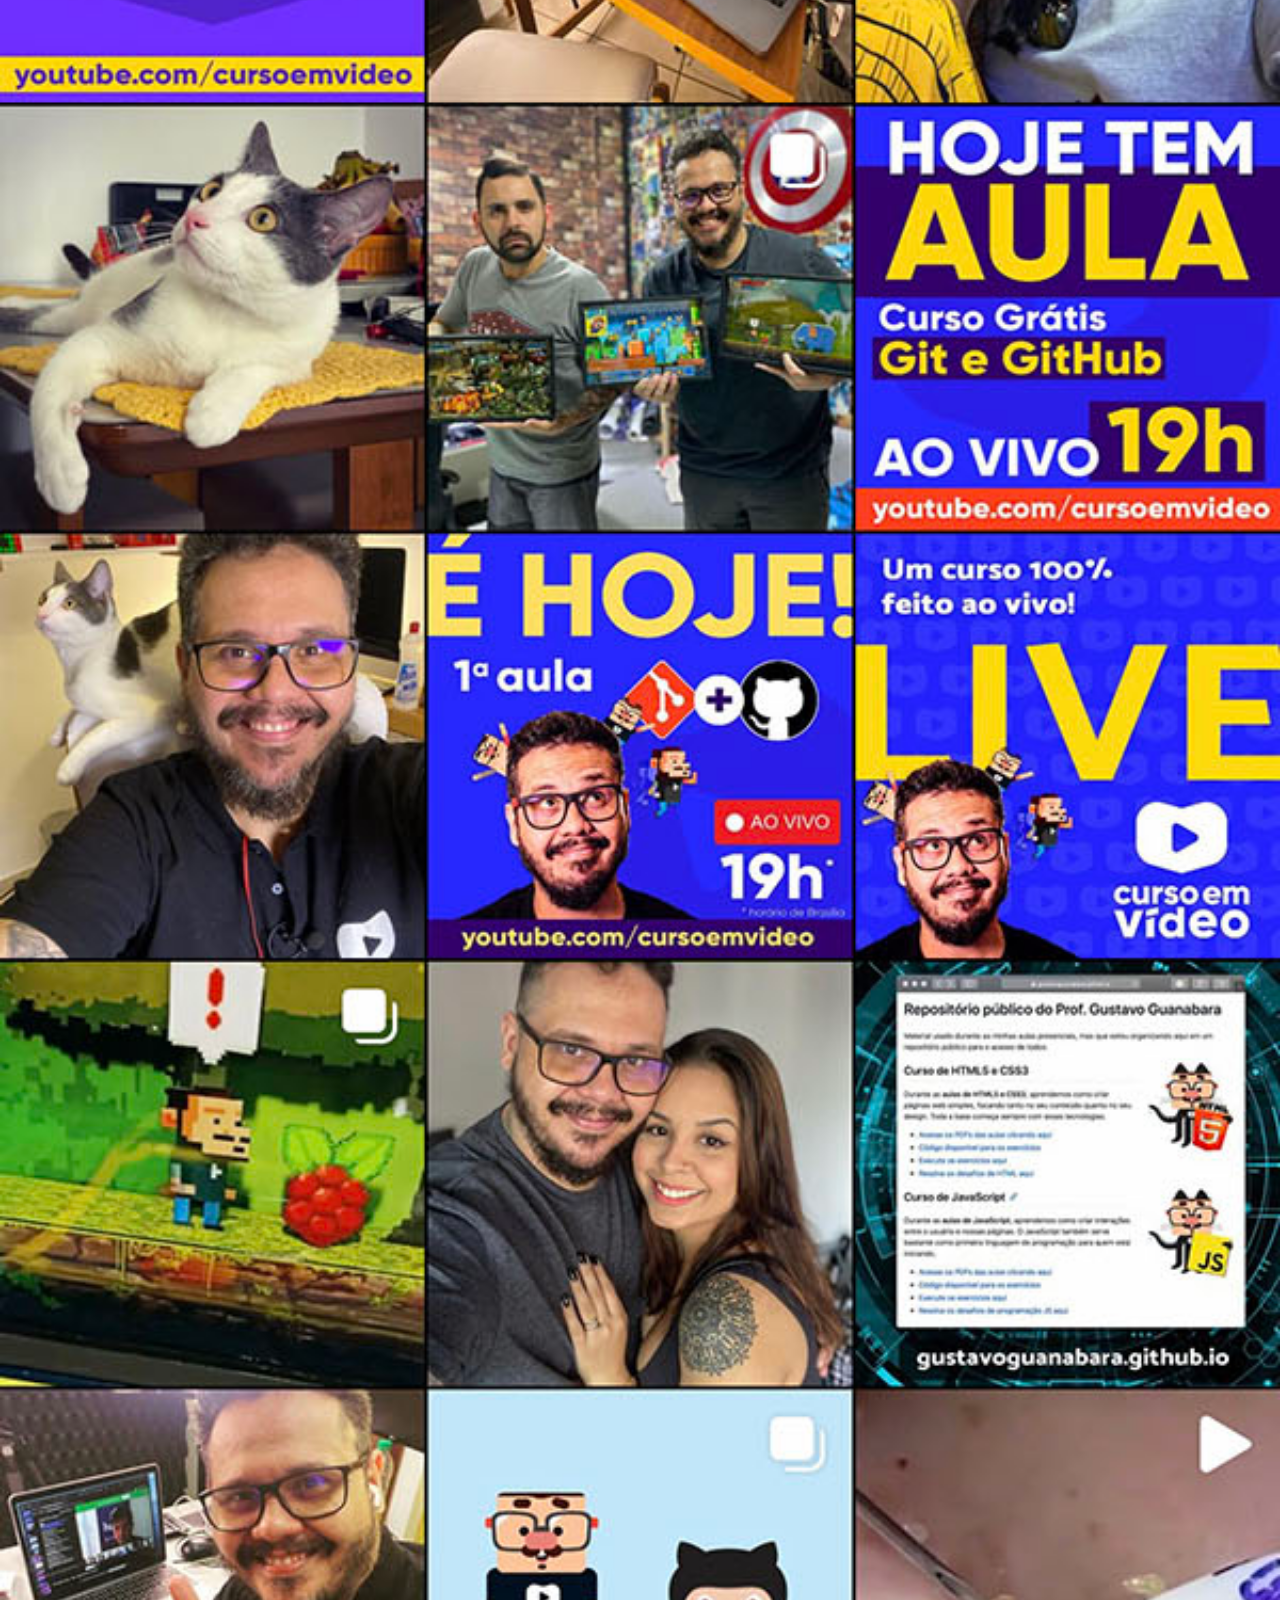
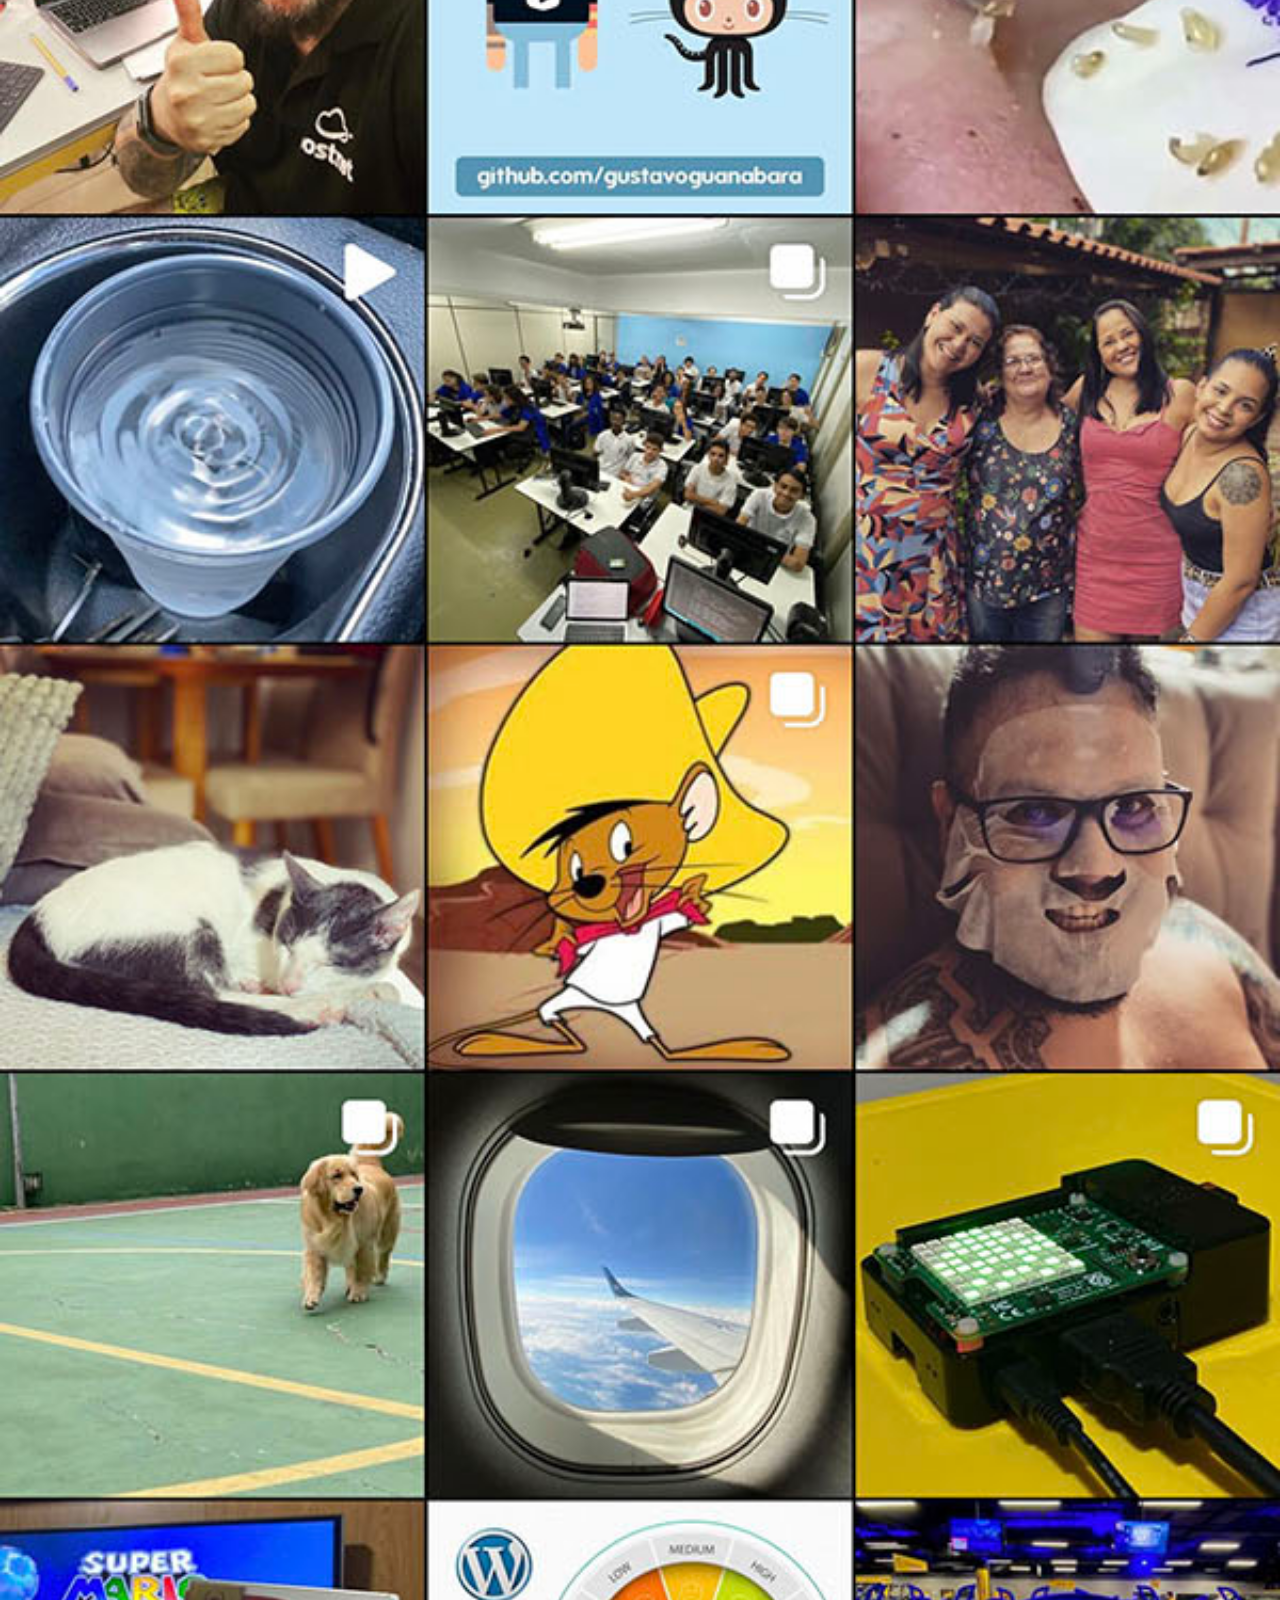
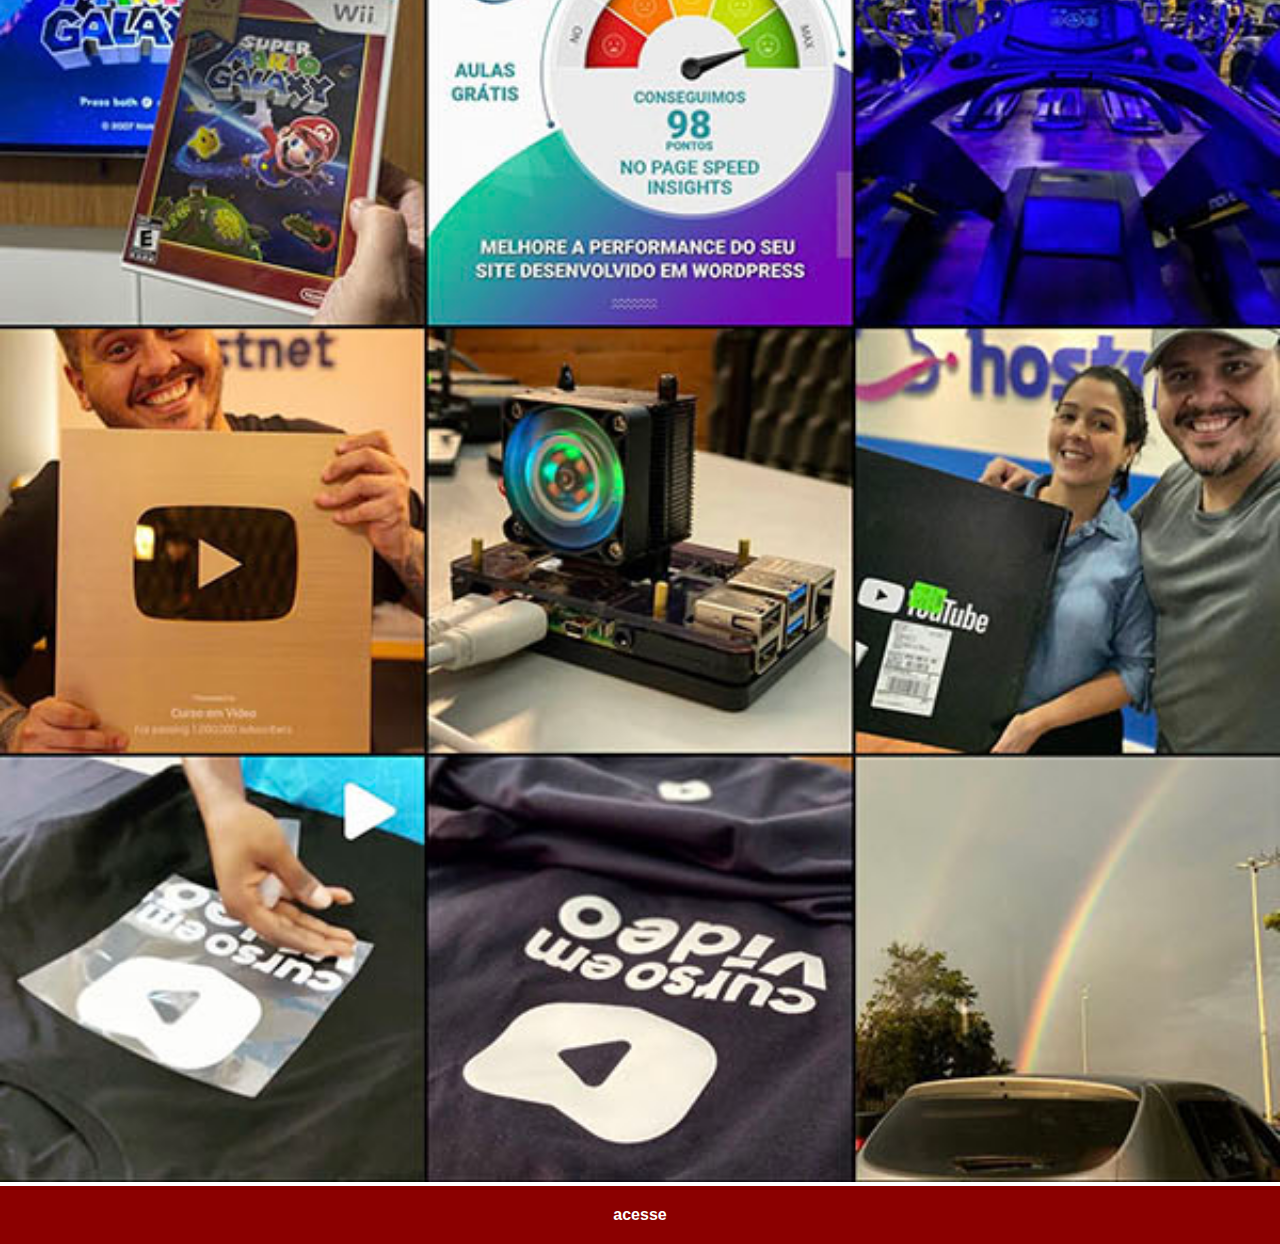
<file: instagram.html>
<!DOCTYPE html>
<html lang="pt-br">
<head>
    <meta charset="UTF-8">
    <meta http-equiv="X-UA-Compatible" content="IE=edge">
    <meta name="viewport" content="width=device-width, initial-scale=1.0">
    <title>instagram</title>
    <link rel="stylesheet" href="estilos/social.css">
</head>
<body>

    <img src="imagens/tela-instagram.jpg" alt="">
    <a href="https://www.instagram.com/gustavoguanabara/" target="_blank"> acesse</a>
    
</body>
</html>
</file>
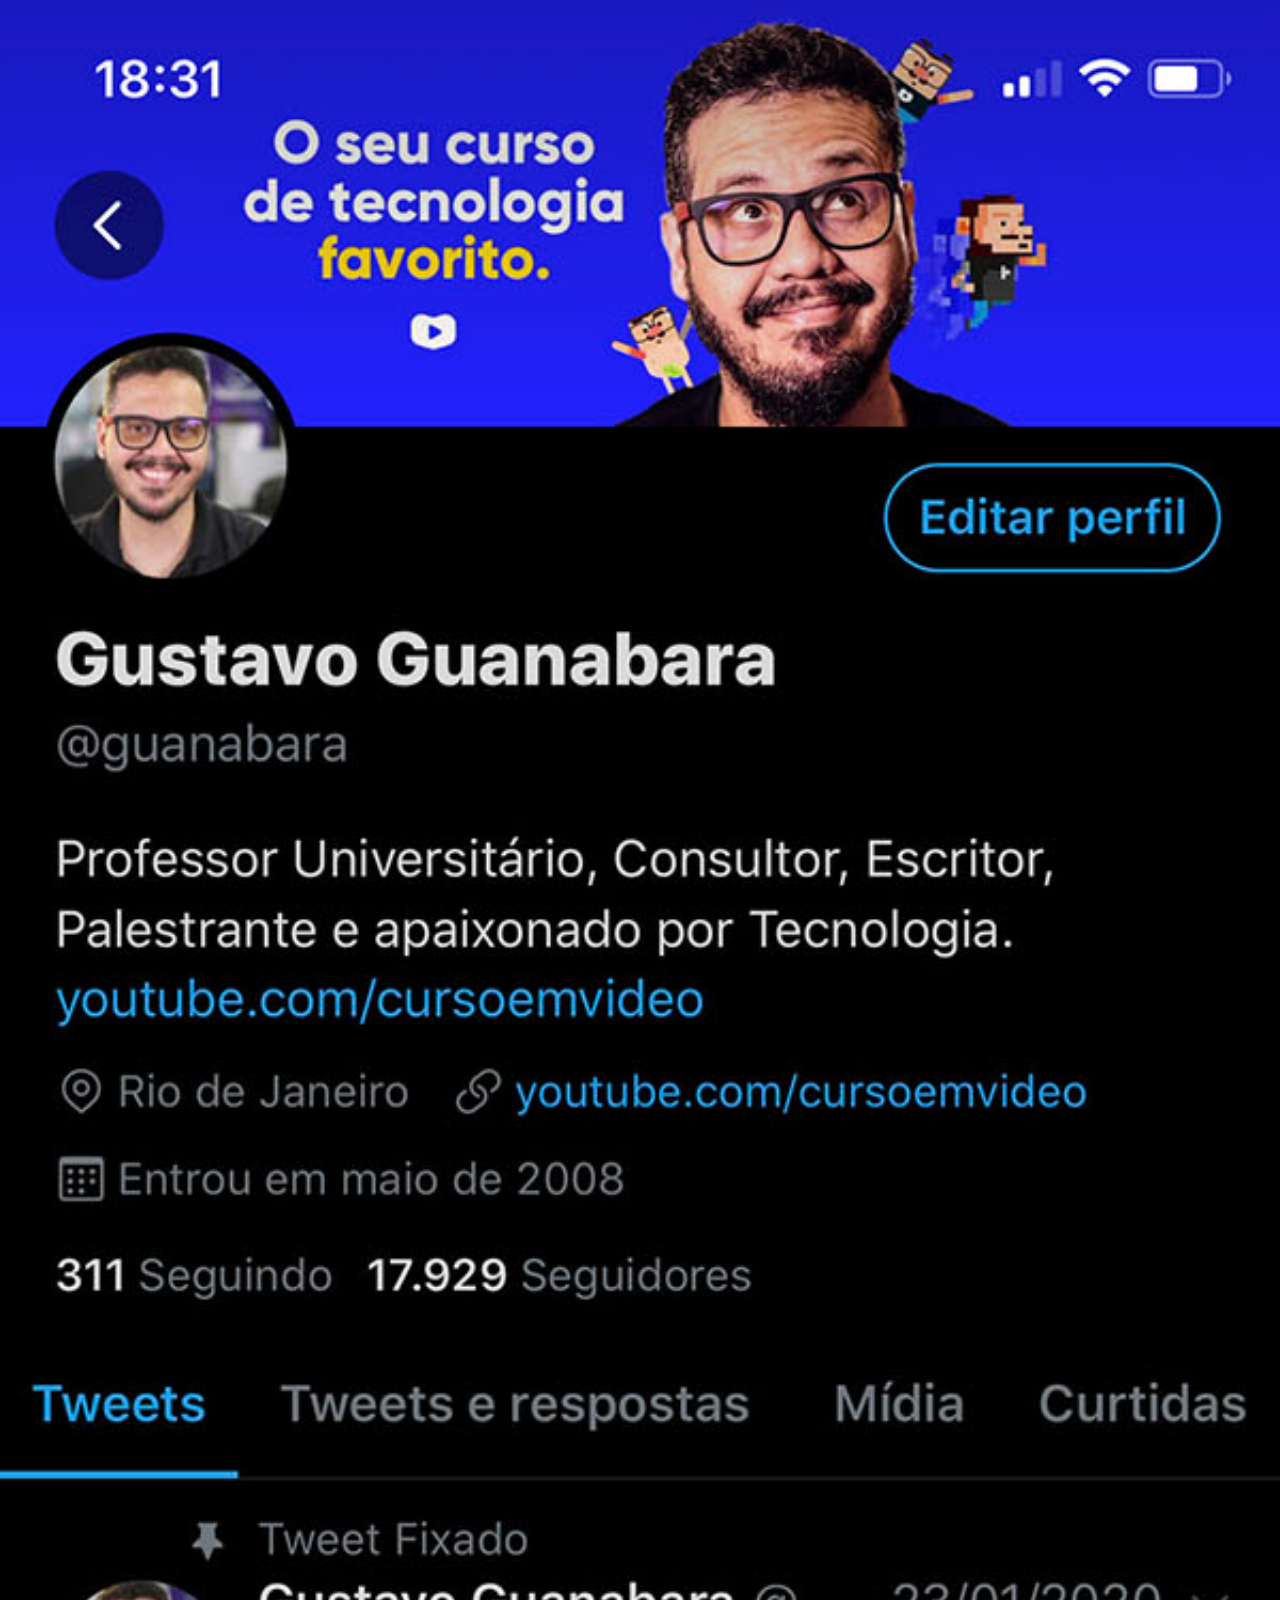
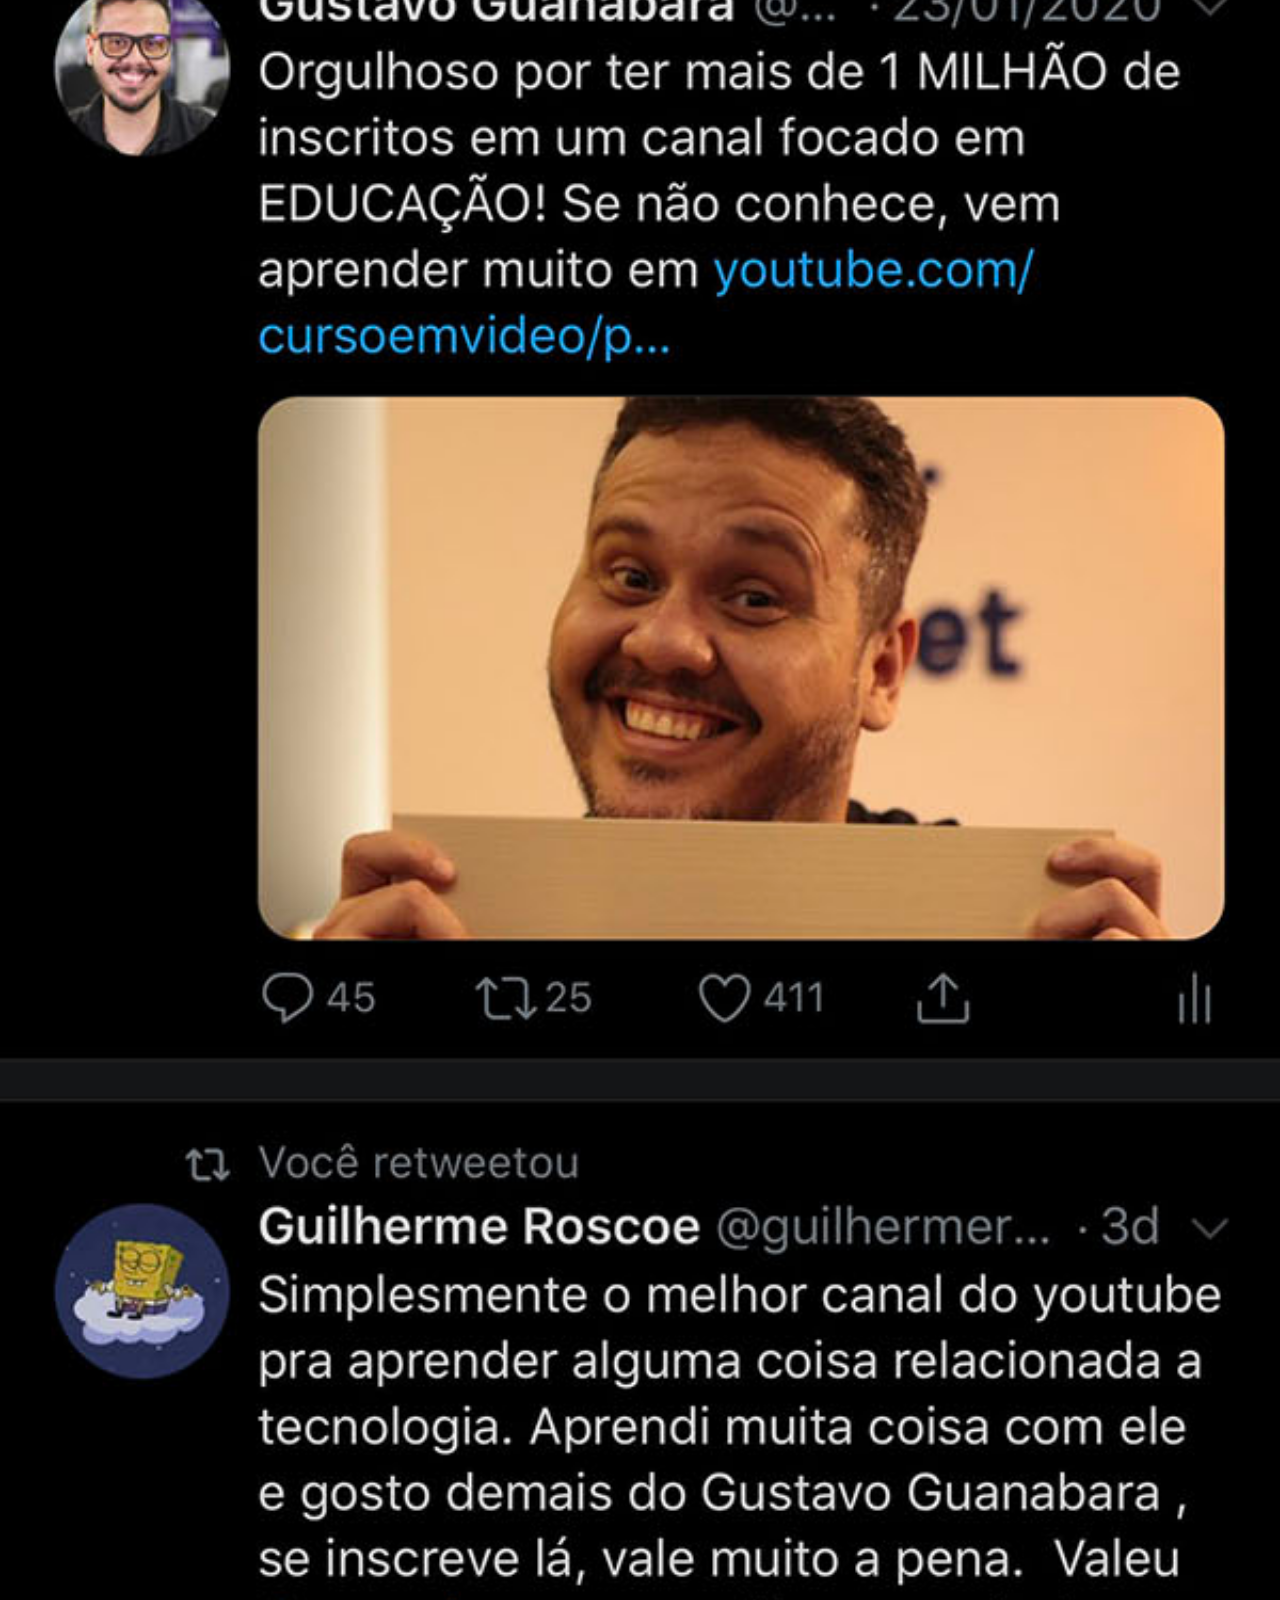
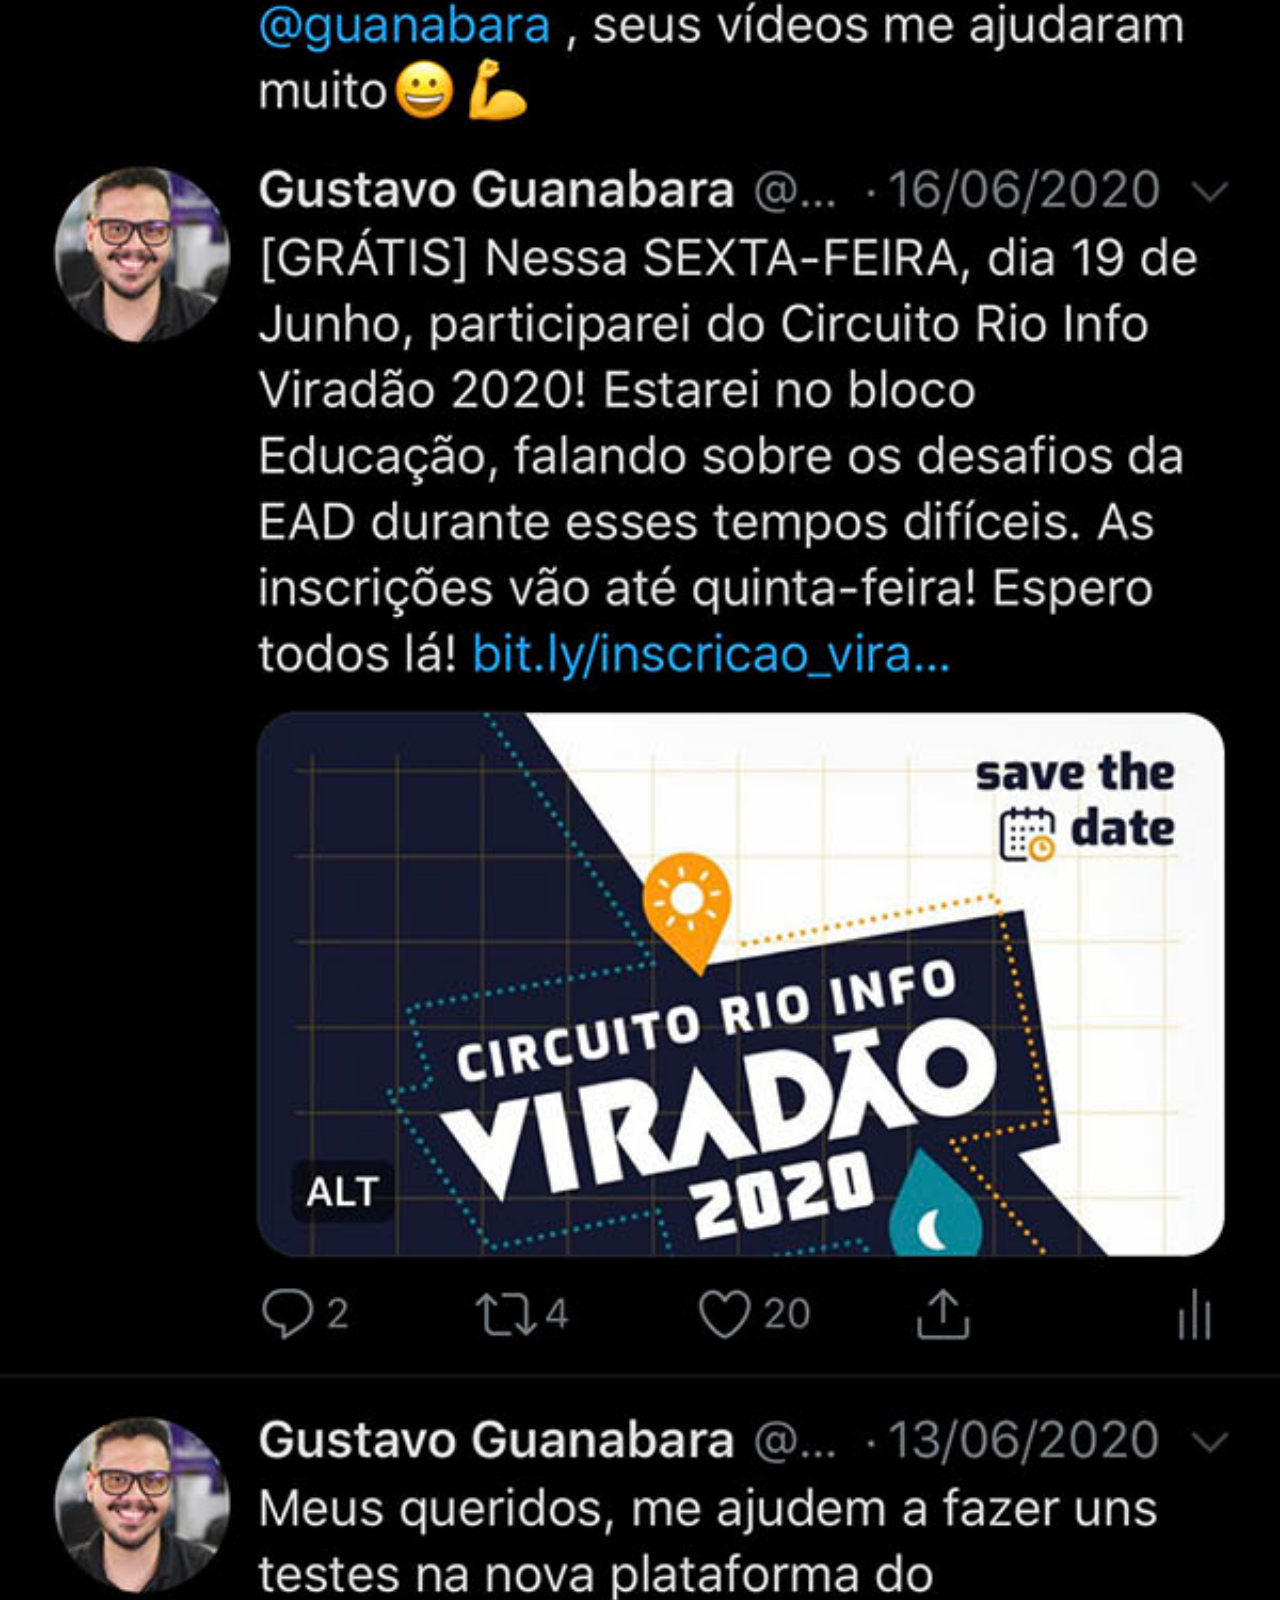
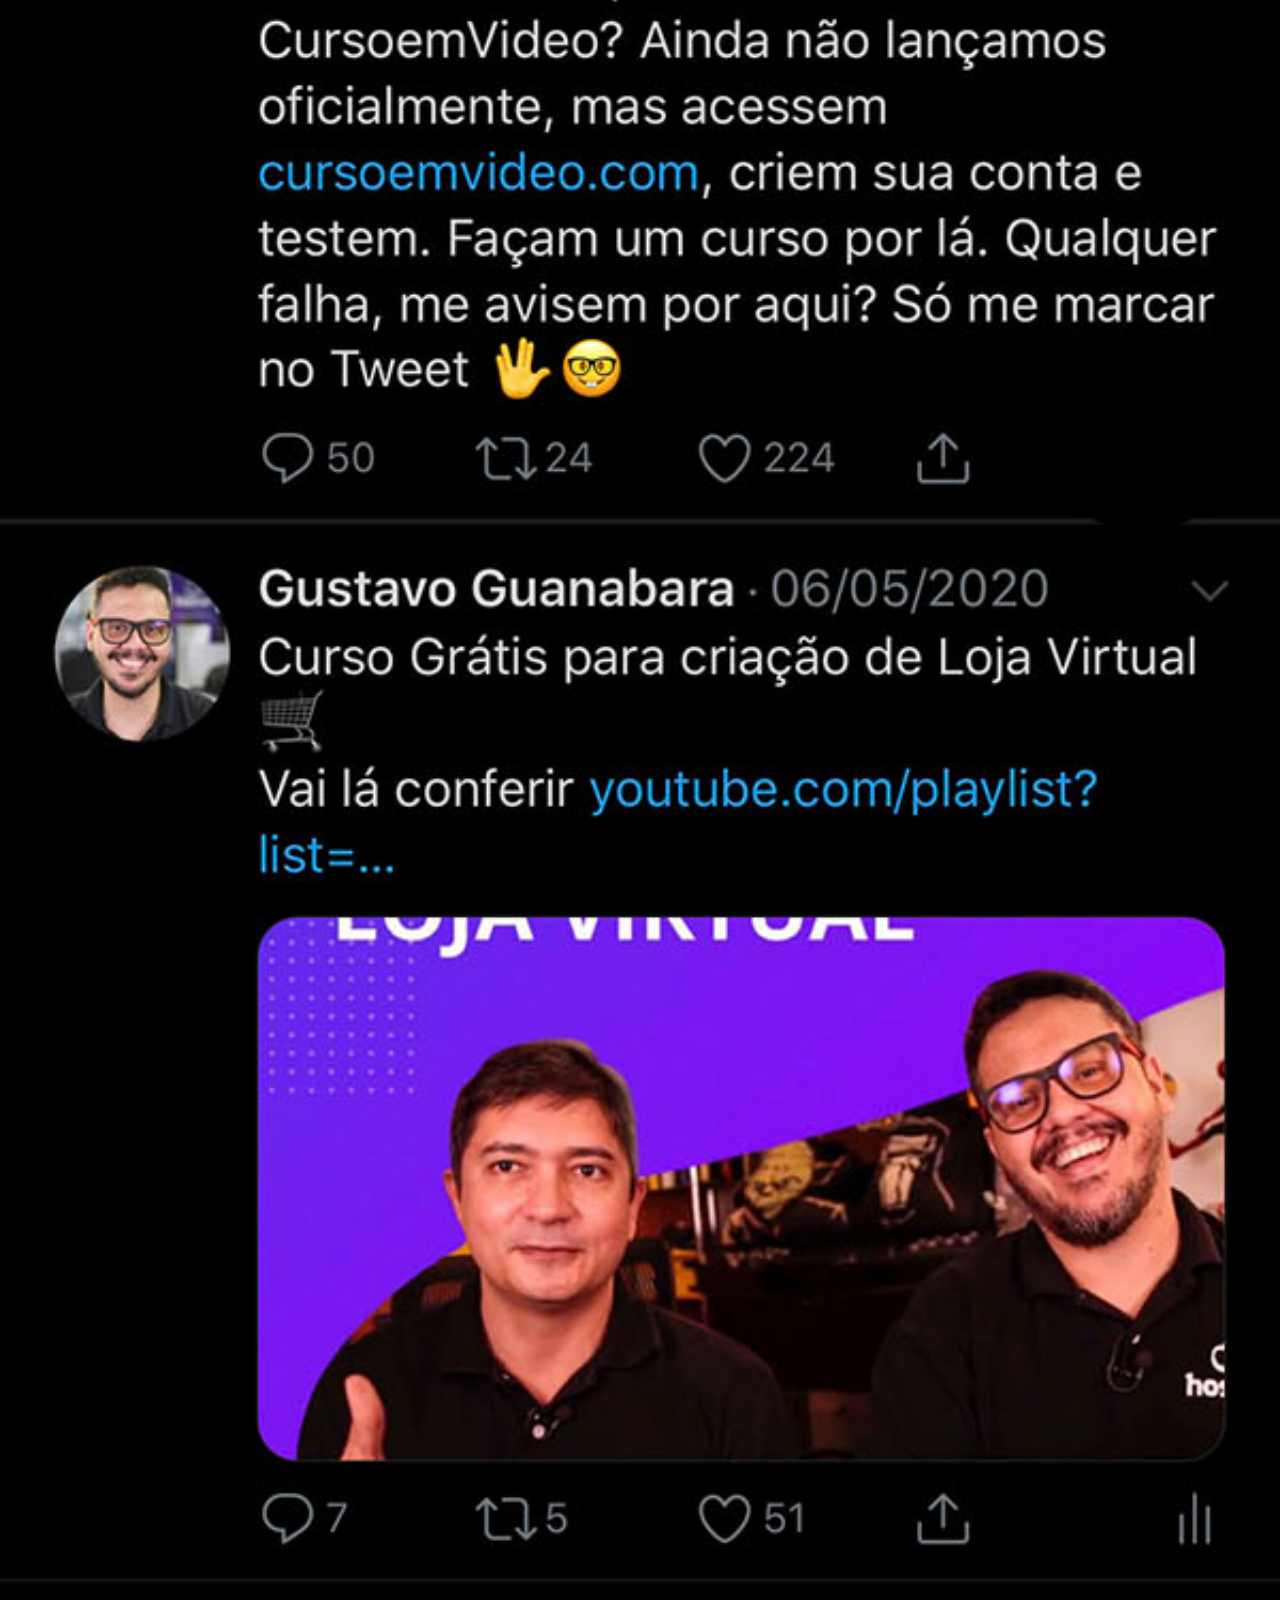
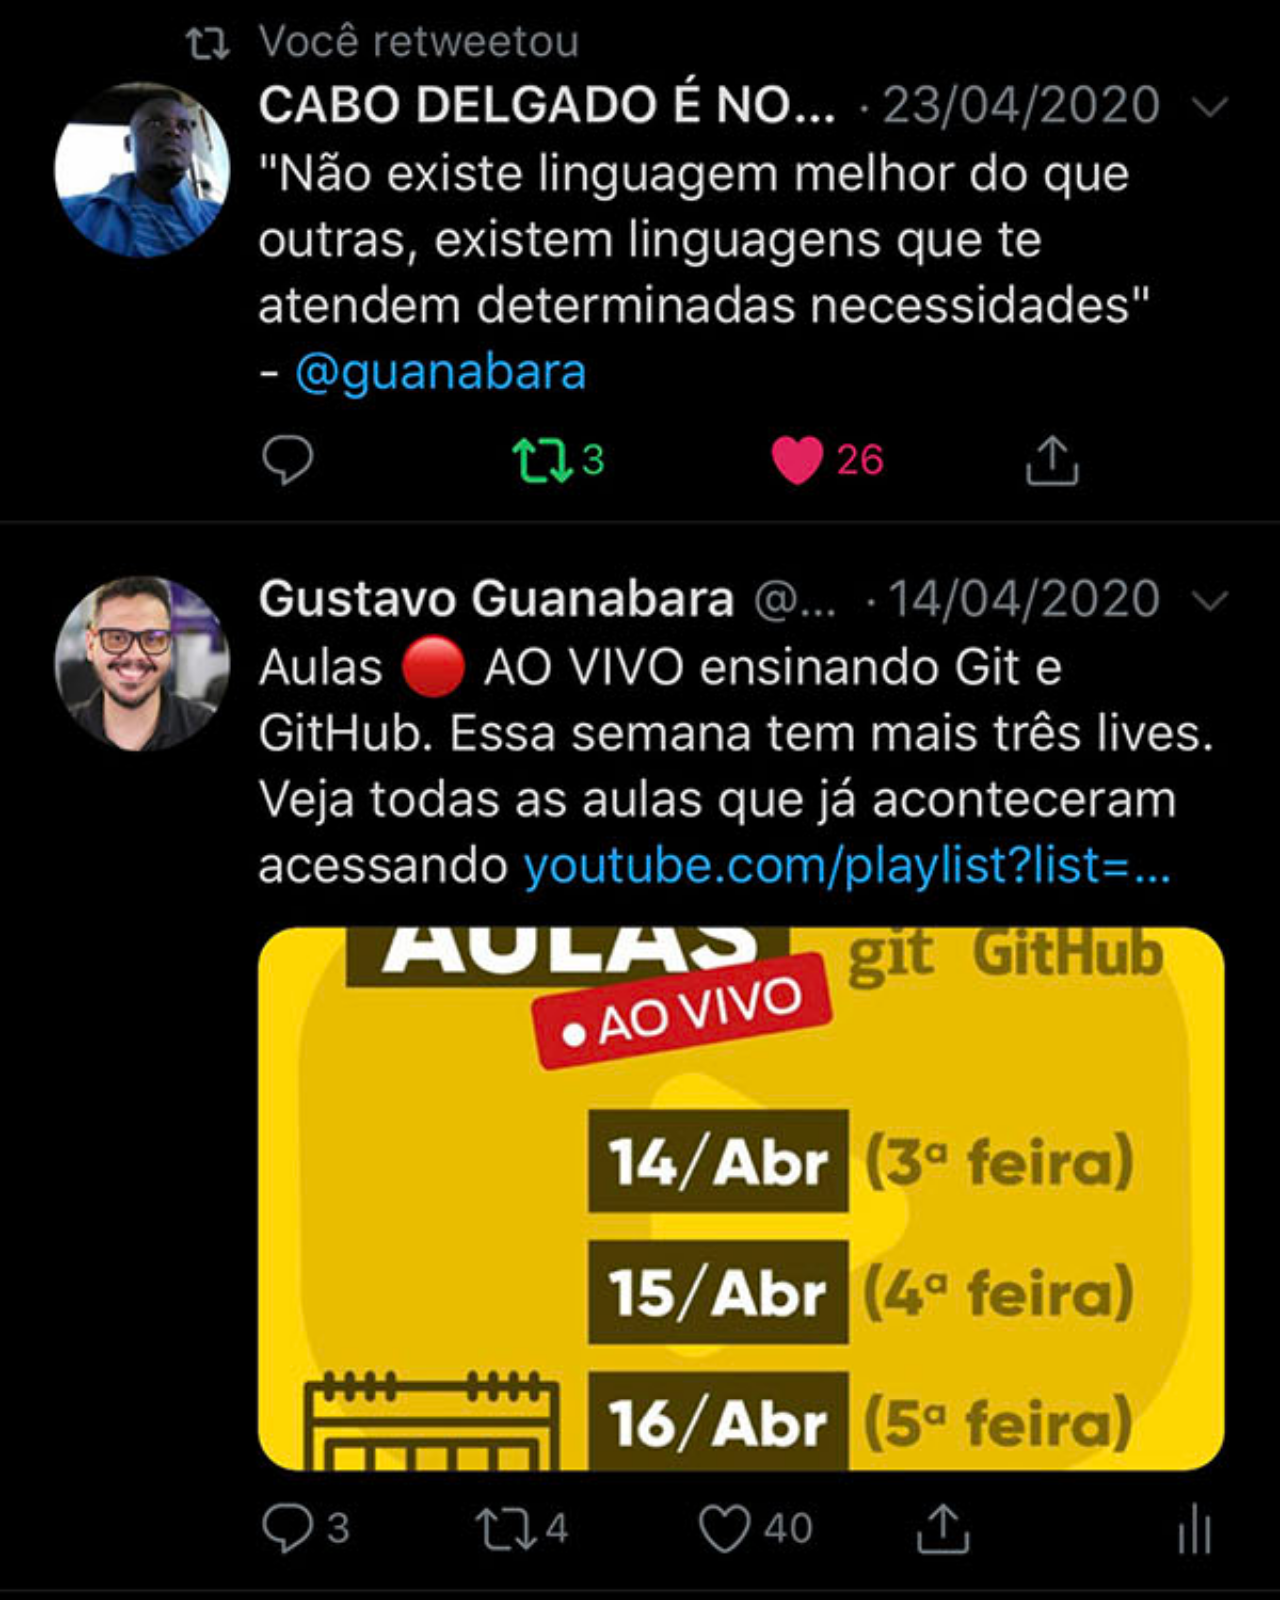
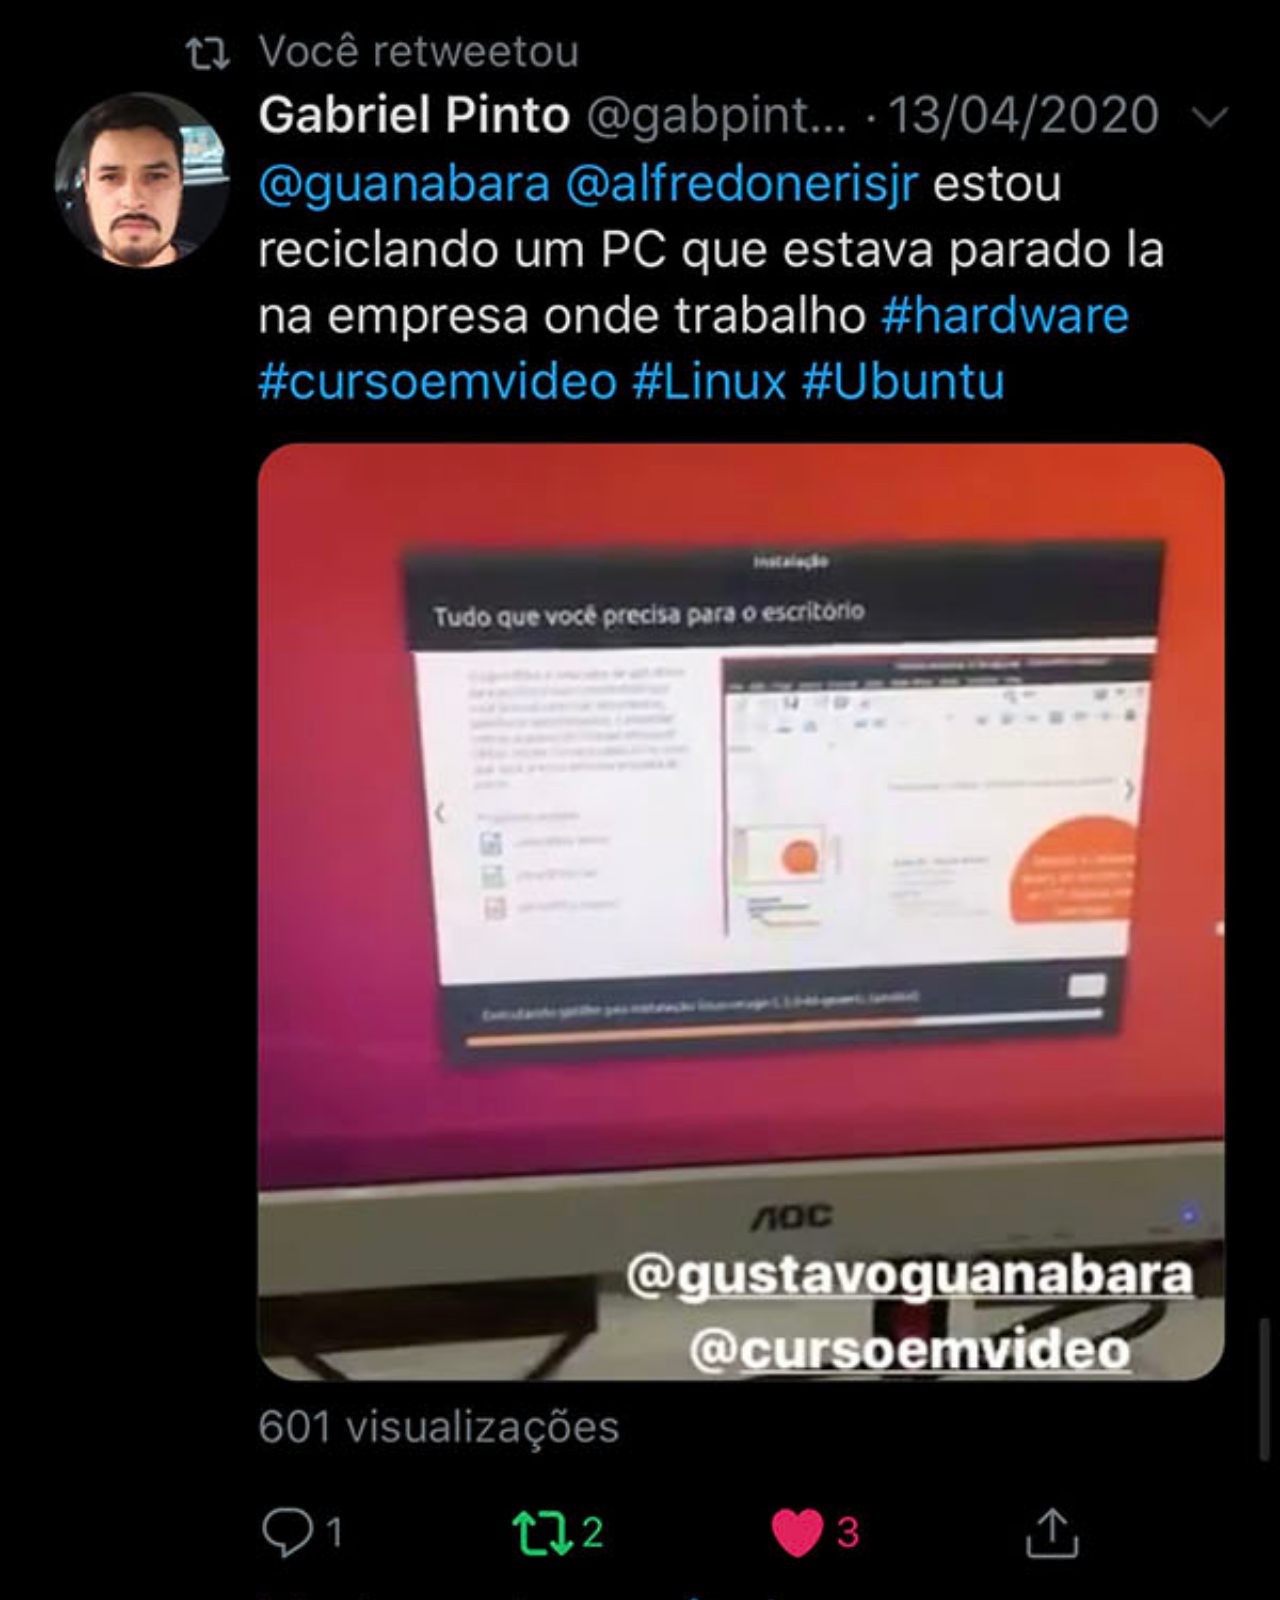
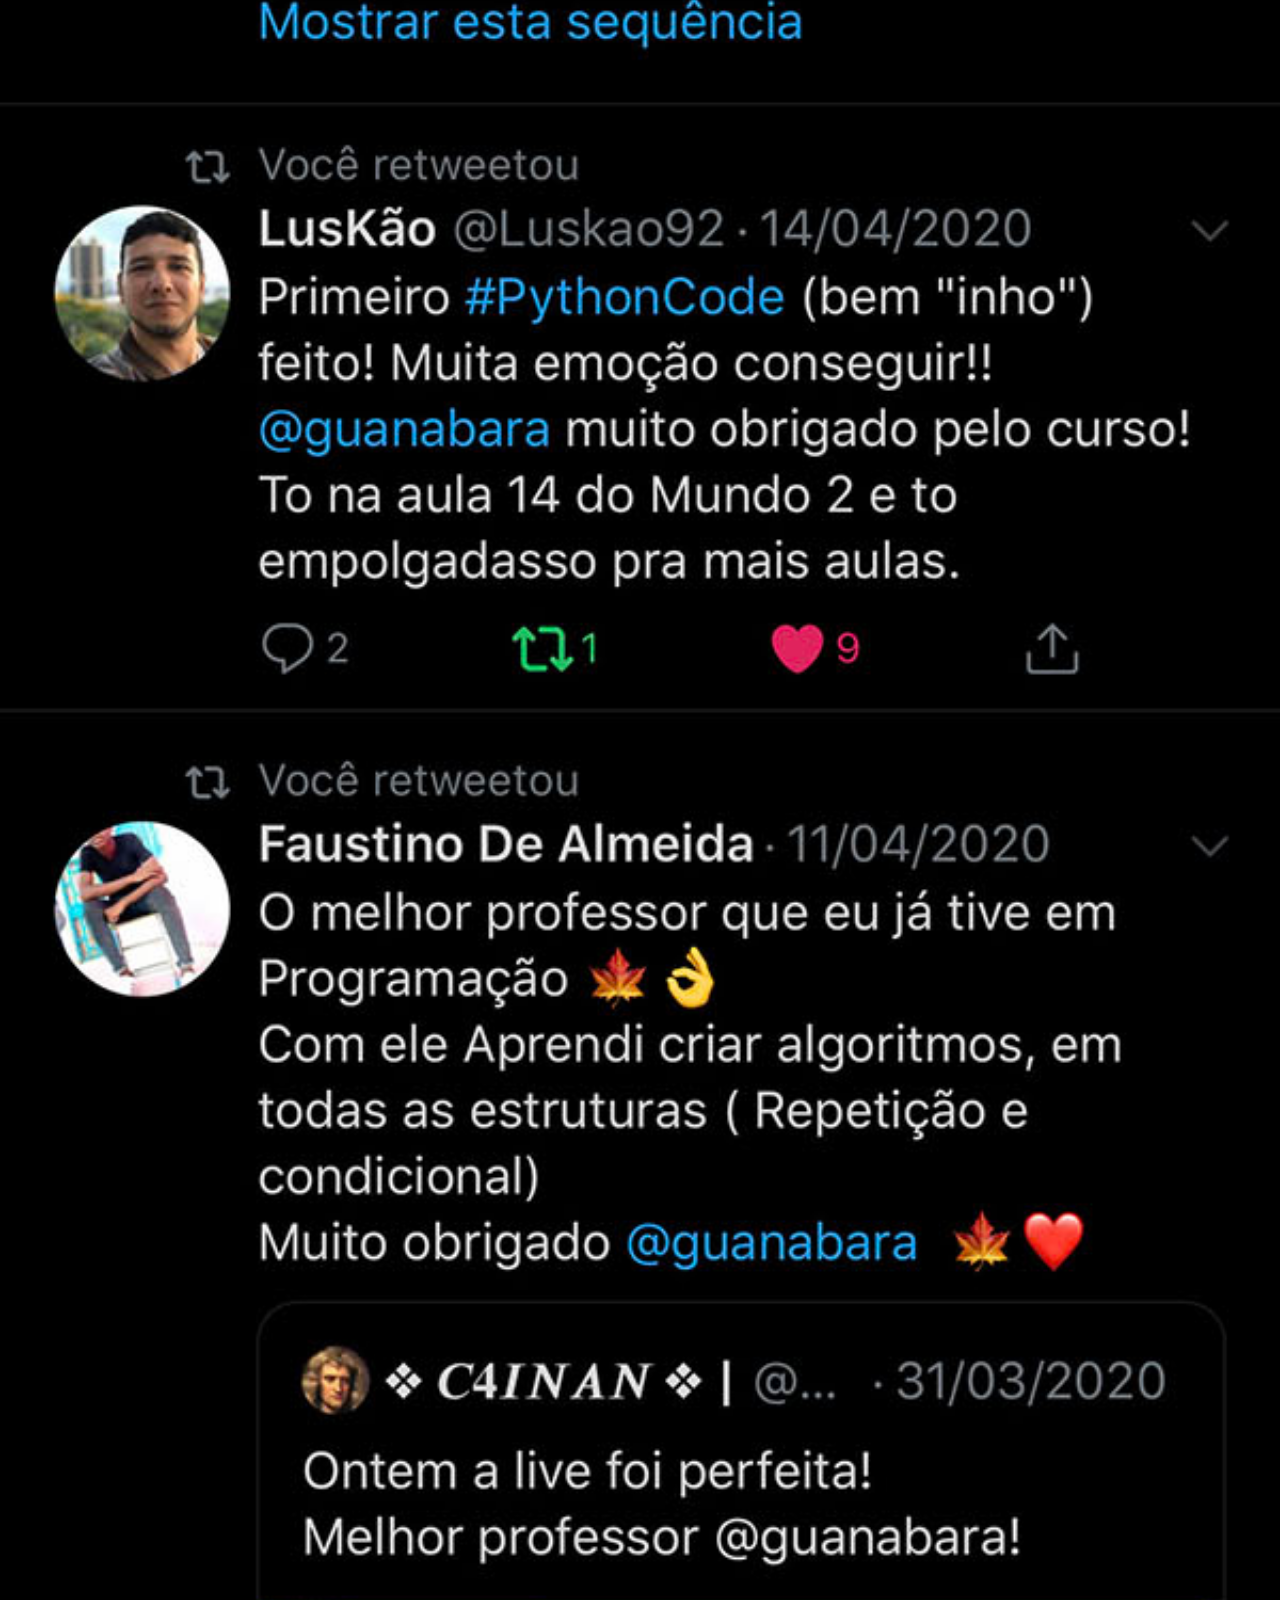
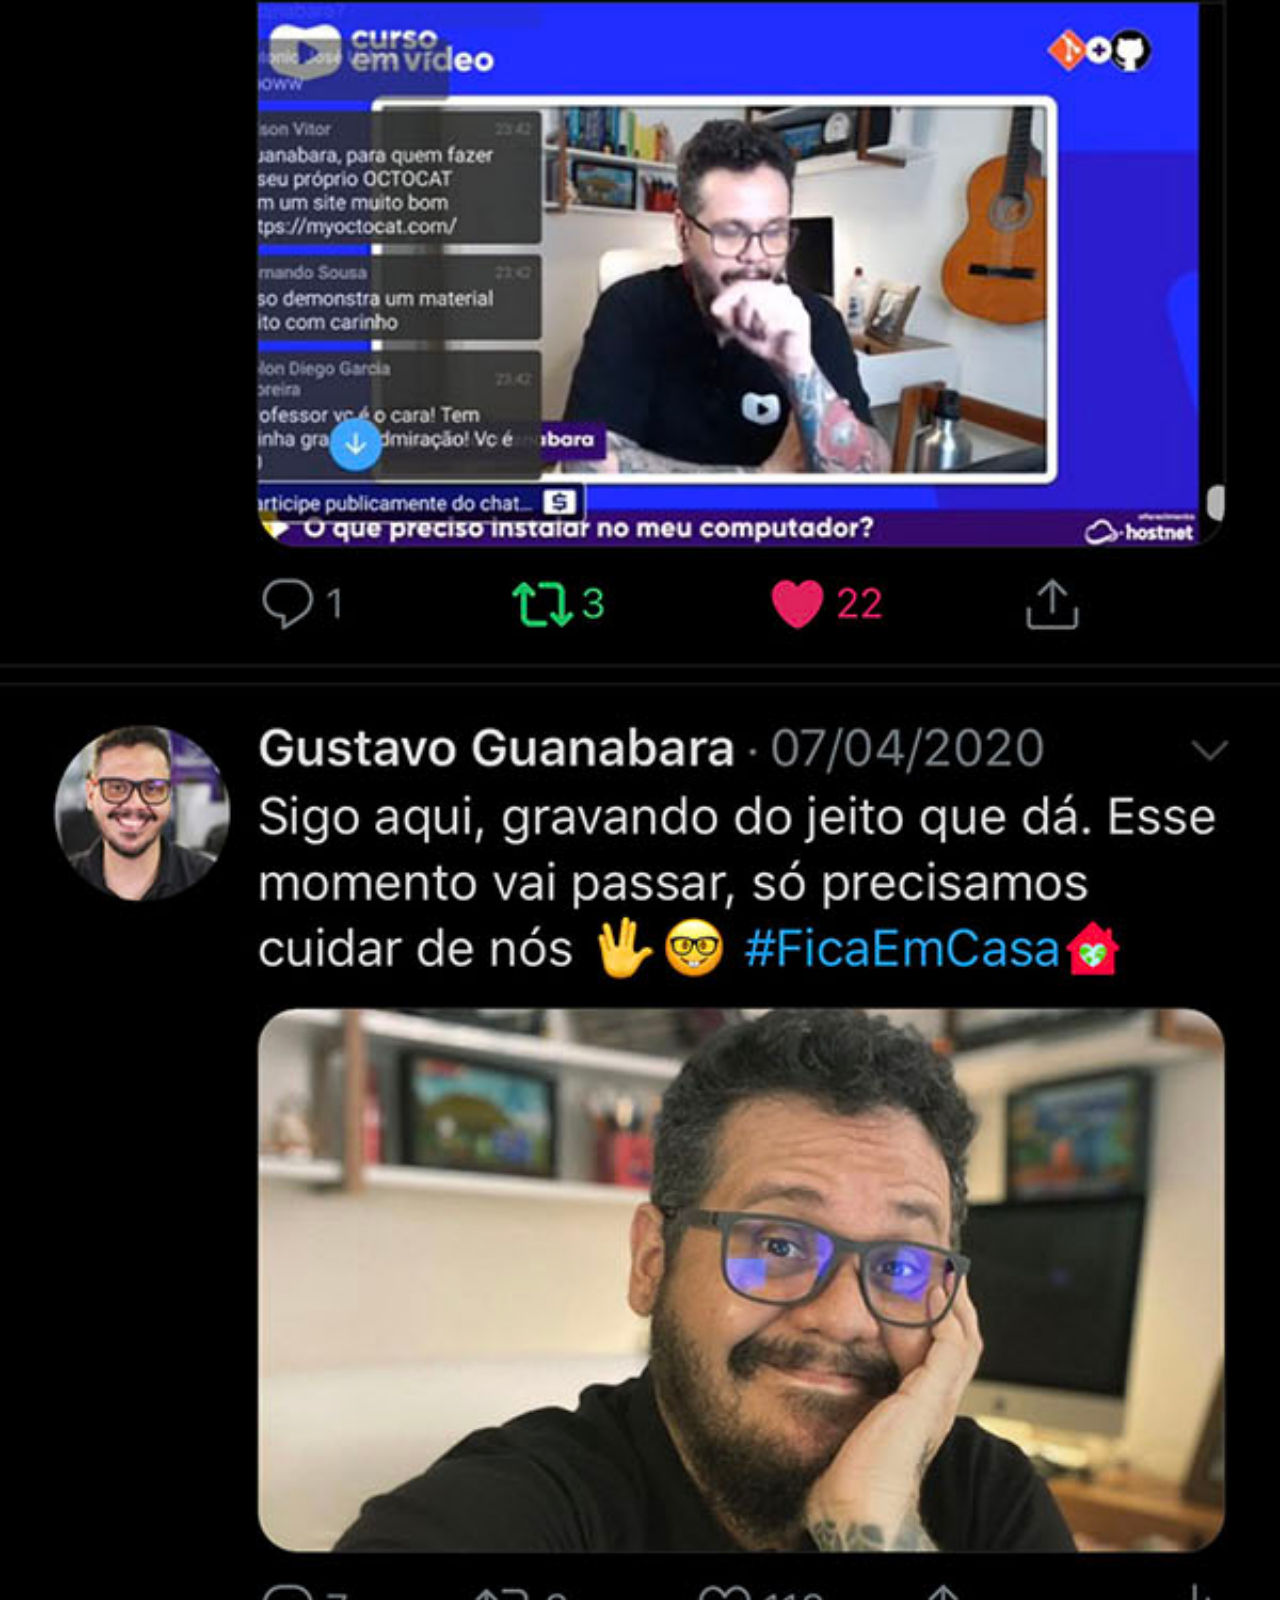
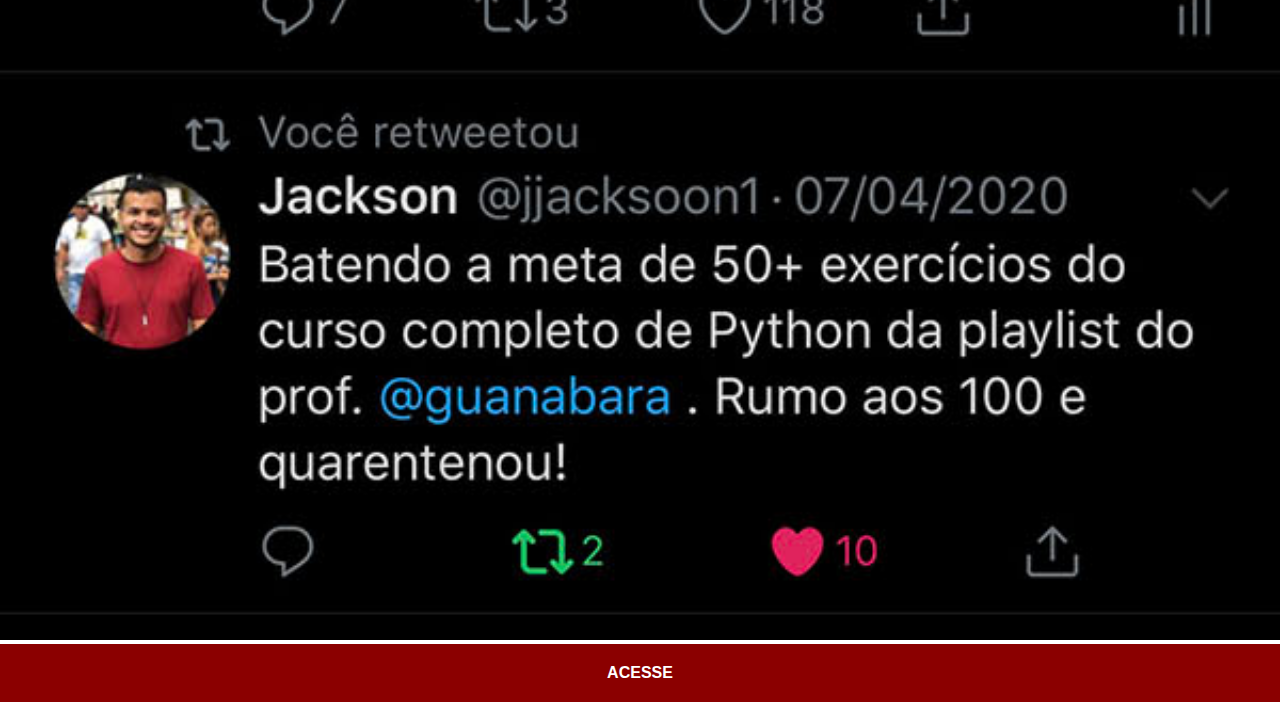
<file: twitter.html>
<!DOCTYPE html>
<html lang="pt-br">
<head>
    <meta charset="UTF-8">
    <meta http-equiv="X-UA-Compatible" content="IE=edge">
    <meta name="viewport" content="width=device-width, initial-scale=1.0">
    <title>Twitter</title>
    <link rel="stylesheet" href="estilos/social.css">
</head>
<body>

    <img src="imagens/tela-twitter.jpg" alt="">

    <a href="https://twitter.com/guanabara" target="_blank"> ACESSE</a>
    
</body>
</html>
</file>
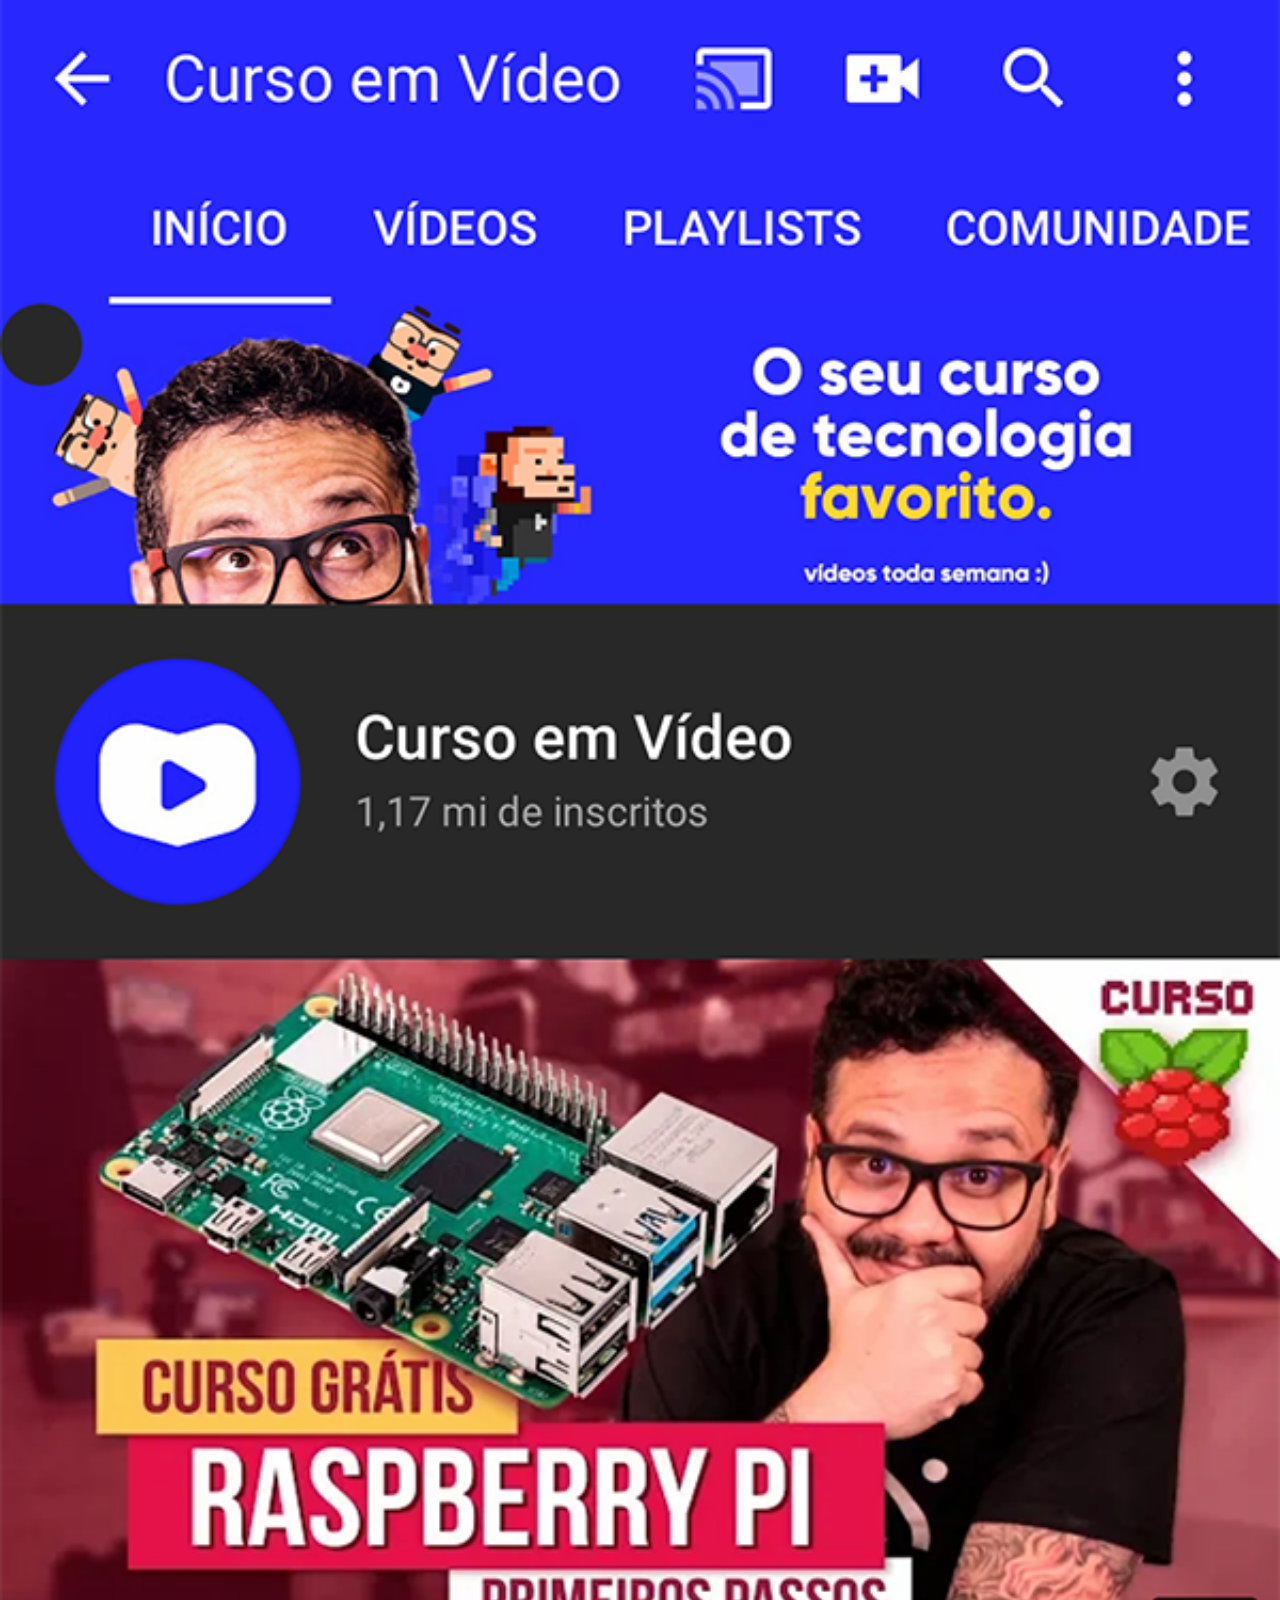
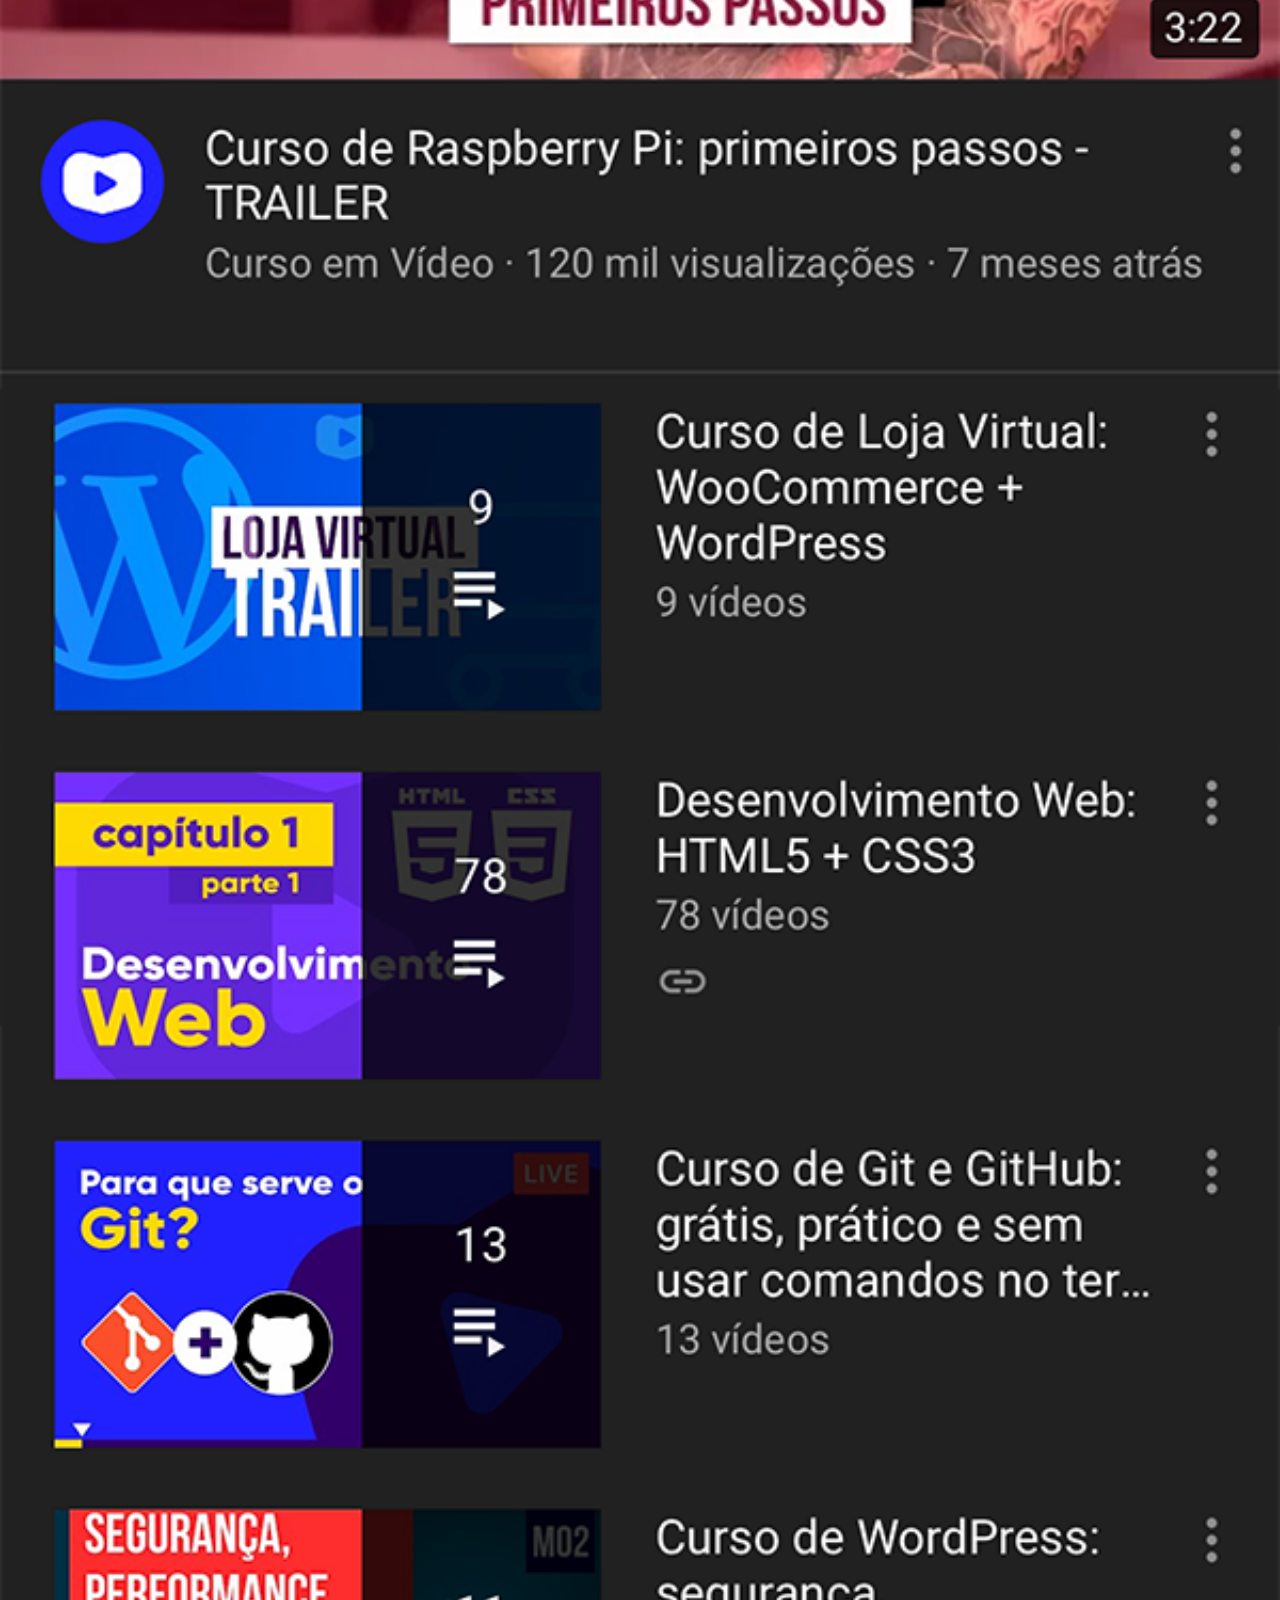
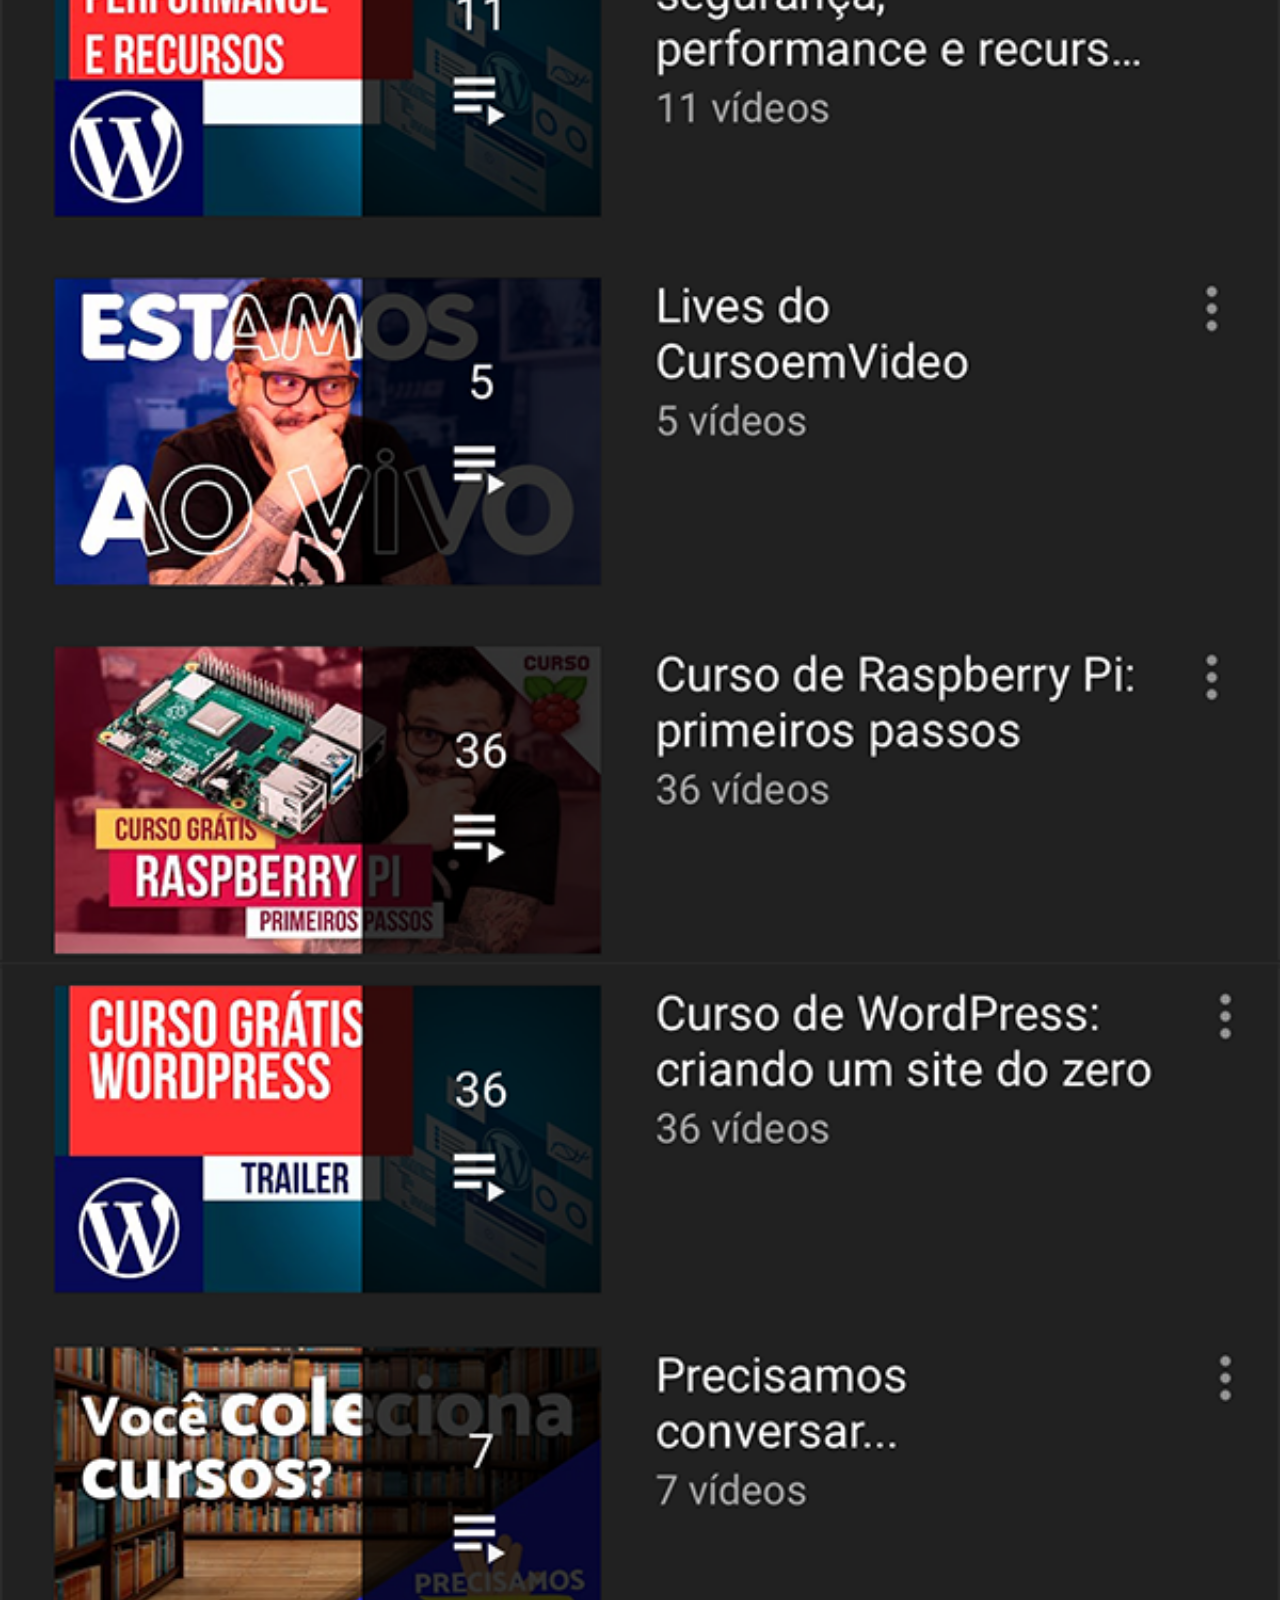
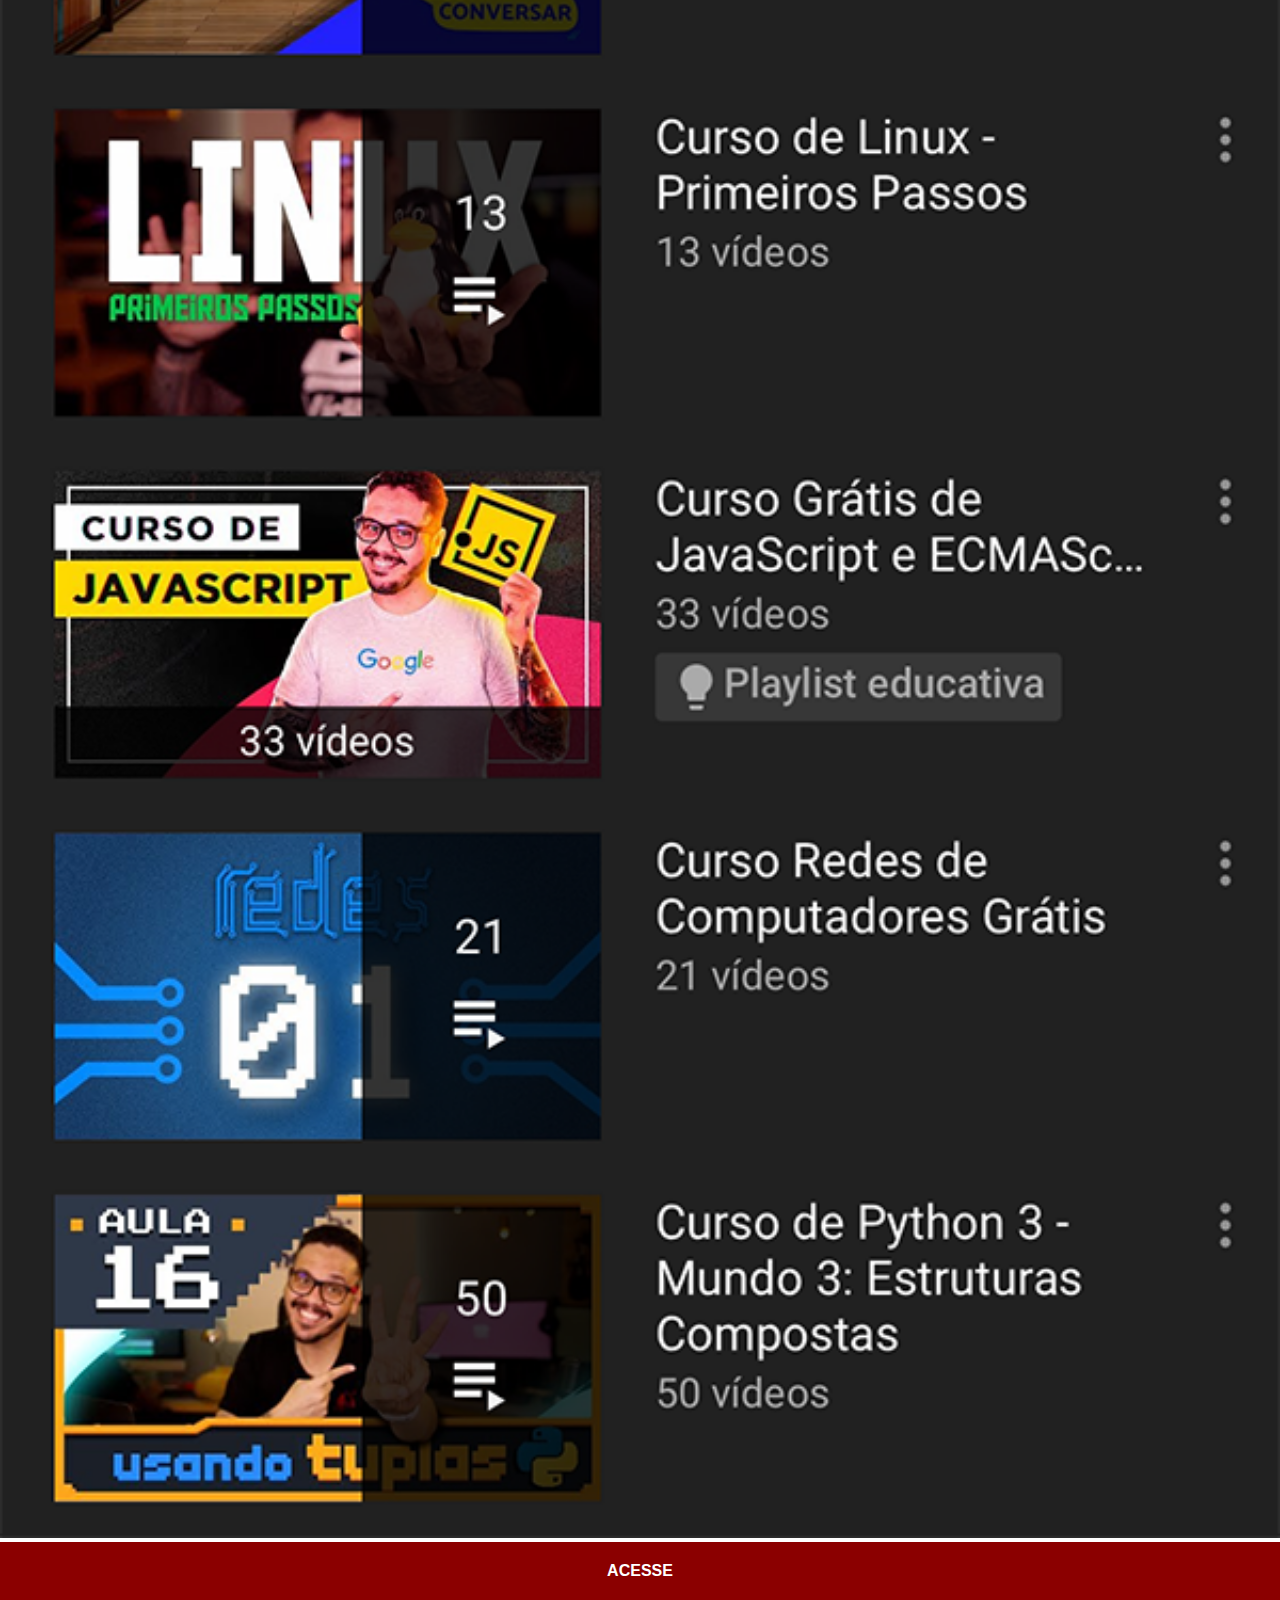
<file: youtube.html>
<!DOCTYPE html>
<html lang="pt-br">
<head>
    <meta charset="UTF-8">
    <meta http-equiv="X-UA-Compatible" content="IE=edge">
    <meta name="viewport" content="width=device-width, initial-scale=1.0">
    <title>youtube</title>
    <style>
        *{
            margin: 0px;
            padding: 0px;
            font-family: 'Franklin Gothic Medium', 'Arial Narrow', Arial, sans-serif;
        }

        ::-webkit-scrollbar{
            width: 0px;
            height: 0px;
        }
        a{
            display: block;
            background-color: darkred;
            color: #fff;
            padding: 20px;
            text-align: center;
            font-weight: bolder;
            text-decoration: none;
        }
        img{
            width: 100vw;

        }

        a:hover{
            background-color: red;

        }
    </style>
</head>
<body>
    <img src="imagens/tela-youtube.png" alt="">
    <a href="https://www.youtube.com/c/CursoemV%C3%ADdeo" target="_blank"> ACESSE</a>
    
</body>
</html>
</file>
<file: estilos/style.css>
@charset  "UTF-8";

*{
    margin: 0px;
    padding: 0px;
    font-family: Arial, Helvetica, sans-serif;
}

html, body{
    height: 100vh;
    width: 100vw;
}

main{
    height: 100vh;
    position: relative;
}

body{
    background: url(../imagens/fundo-madeira.jpg) no-repeat top center;
    background-size: cover;
    background-attachment: fixed;
}

section#Telefone{
    height: 627px;
    width: 310px;
    position: absolute;
    top: 50%;
    left: 50%;
    transform: translate(-50%, -50%);
    background:url('../imagens/frame-iphone.png') no-repeat;
}

iframe#tela{
    position: relative;
    top: 80px;
    left: 22px;
    width: 269px;
    height: 471px;
}

section#redes-sociais{
    text-align: right;
}

section#redes-sociais img{
    width: 50px;
    margin: 10px;
    border-radius: 50%;
    box-shadow: 2px 2px 5px rgba(0, 0, 0, 0.555);
    box-sizing: border-box;

}

section#redes-sociais img:hover{
    border: 2px solid rgba(255, 255, 255, 0.068);
    transform: translate(-2px, 2px);
    box-shadow: 5px 5px 10px rgba(0, 0, 0, 0.397);
    transition: 5s;
}
</file>
<file: estilos/social.css>
@charset "UTF-8";

*{
    margin: 0px;
    padding: 0px;
    font-family: 'Franklin Gothic Medium', 'Arial Narrow', Arial, sans-serif;
}

::-webkit-scrollbar{
    width: 0px;
    height: 0px;
}
a{
    display: block;
    background-color: darkred;
    color: #fff;
    padding: 20px;
    text-align: center;
    font-weight: bolder;
    text-decoration: none;
}
img{
    width: 100vw;

}

a:hover{
    background-color: red;

}
</file>
